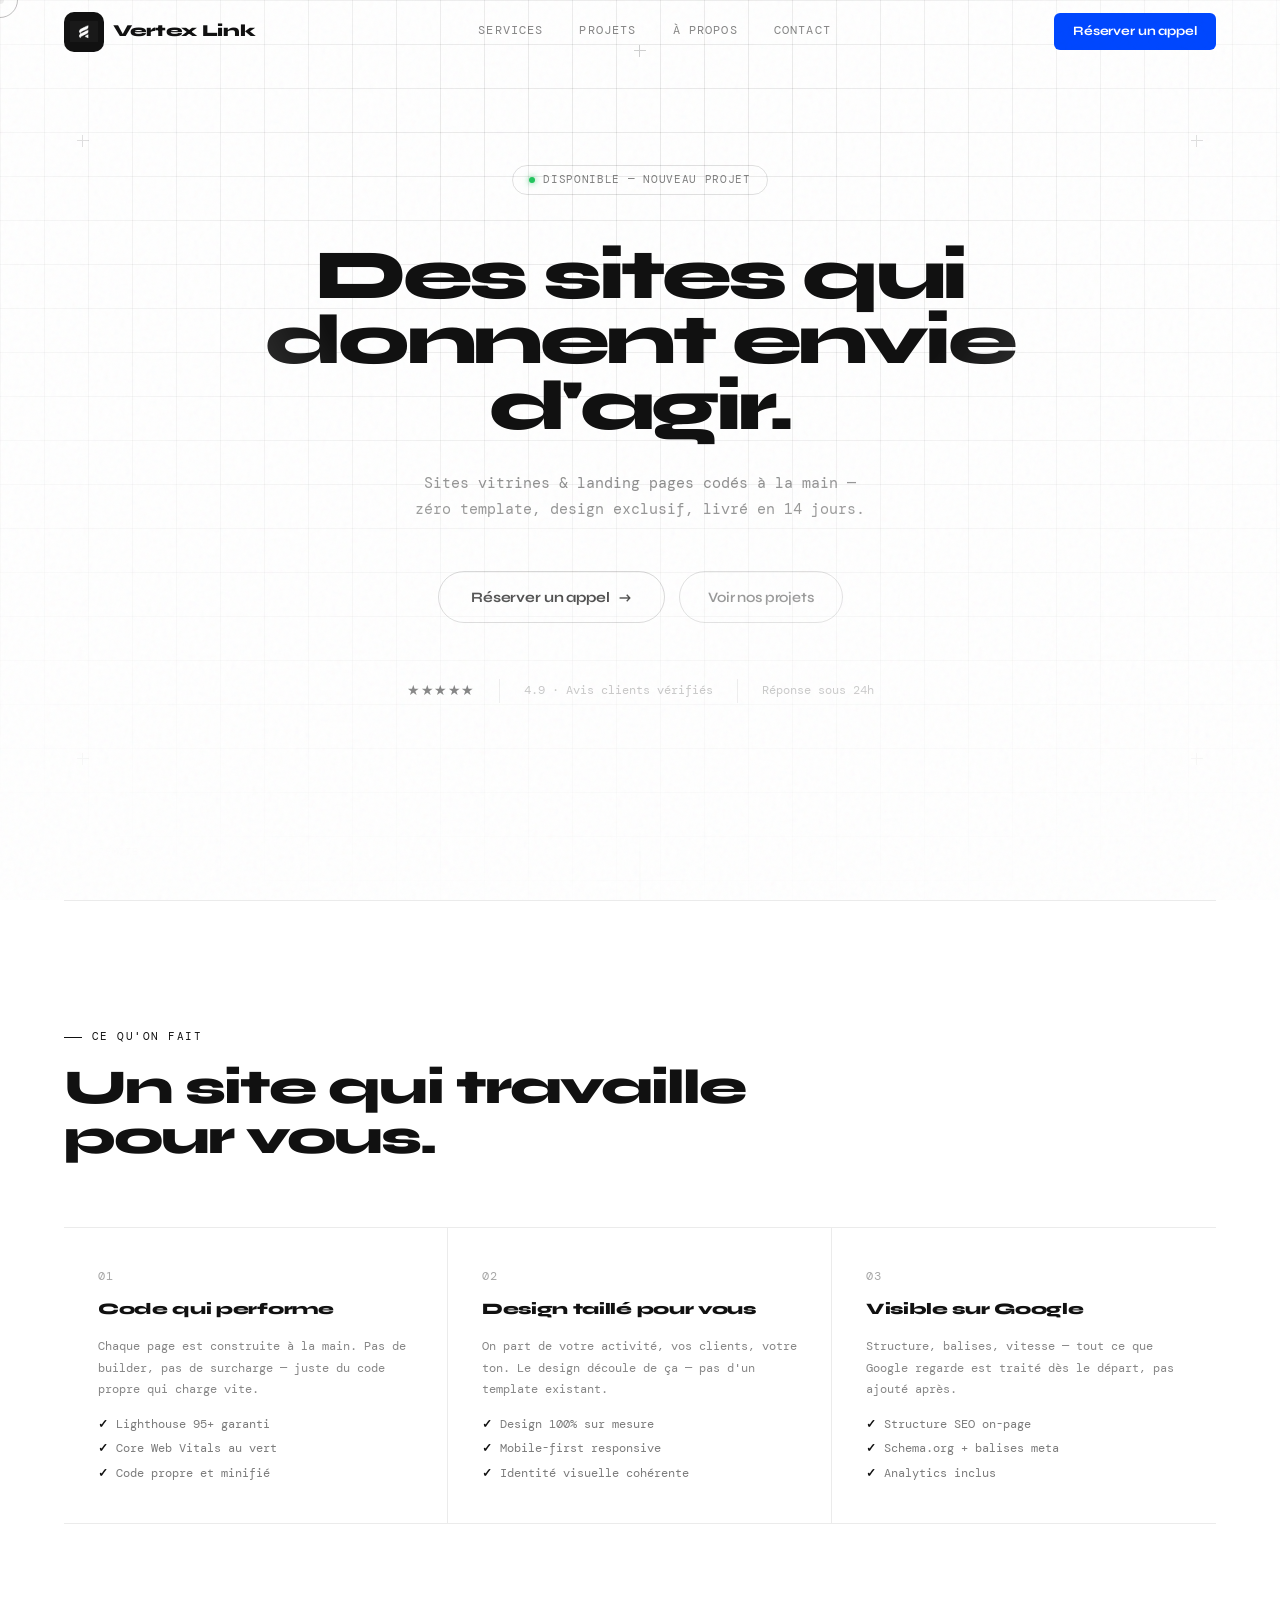
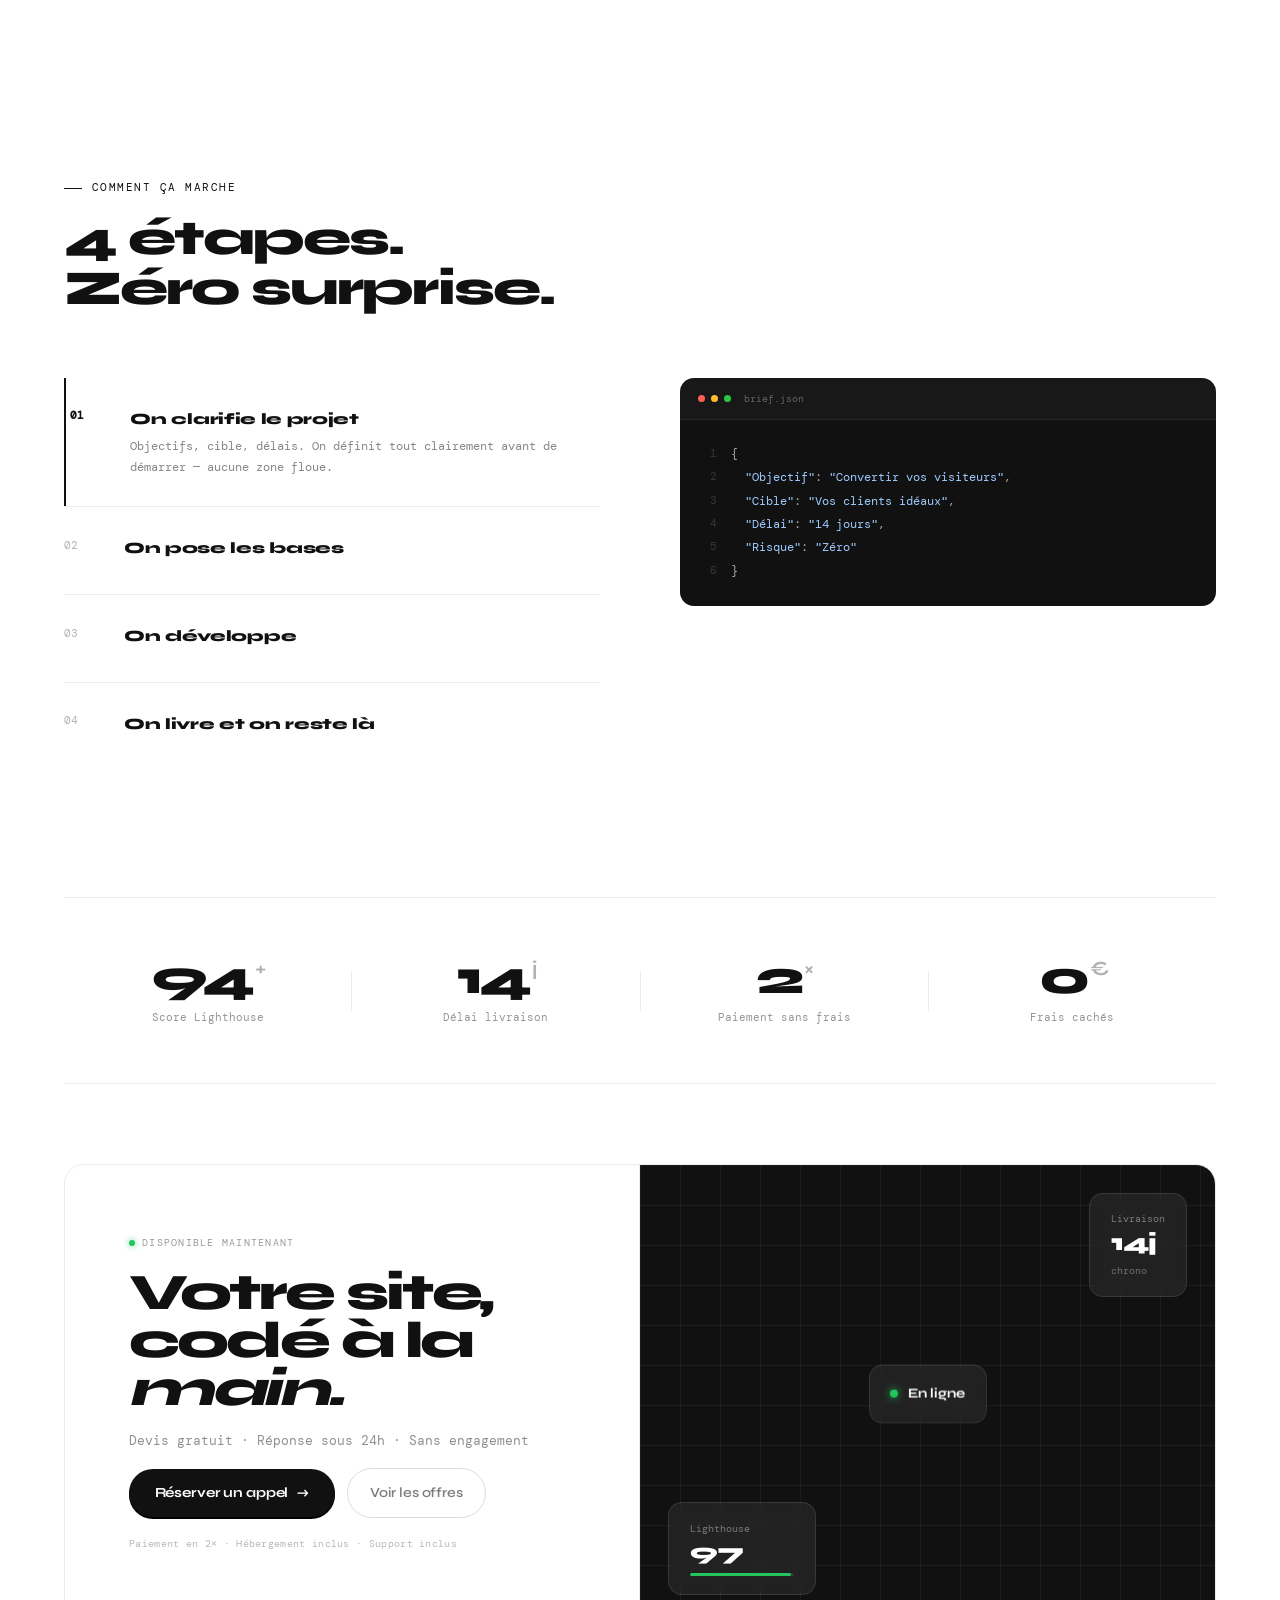
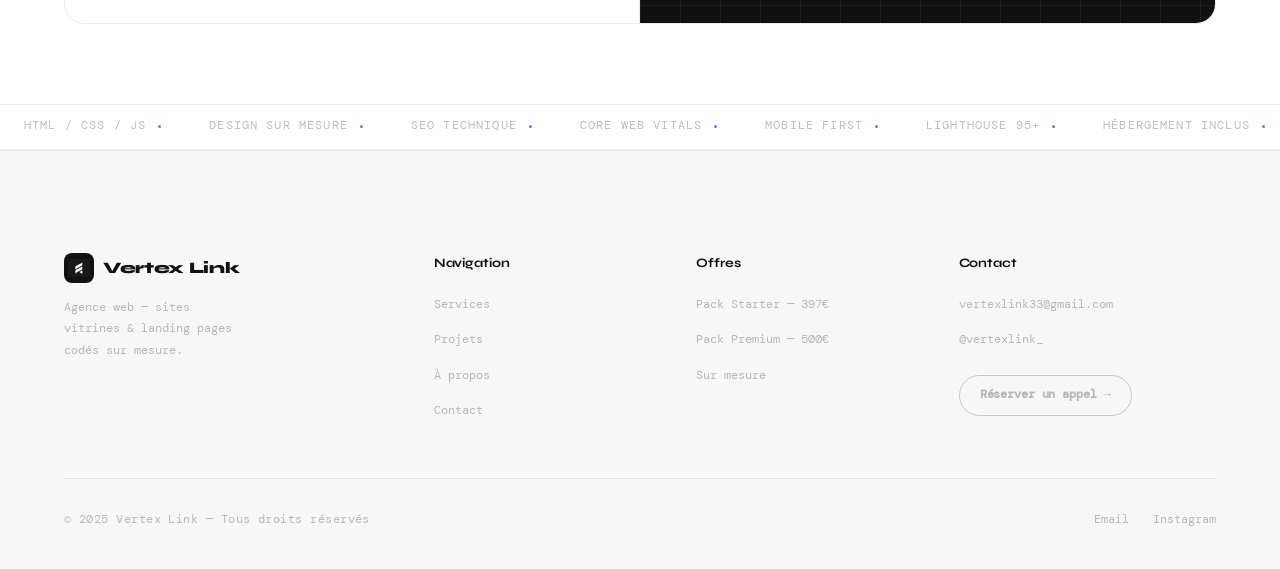
<file: index.html>
<!DOCTYPE html>
<html lang="fr">
<head>
<meta charset="UTF-8">
<meta name="viewport" content="width=device-width,initial-scale=1.0">
<meta name="description" content="Vertex Link — Sites vitrines et landing pages sur mesure. Code premium, Lighthouse 95+.">
<title>Vertex Link — Agence Web</title>
<link rel="stylesheet" href="style.css">
<style>
/* ─── RESET COULEURS POUR THÈME BLANC PULSOR ─── */
:root {
  --bg:      #FFFFFF;
  --bg-2:    #F8F8F8;
  --bg-3:    #EFEFEF;
  --border:  rgba(0,0,0,.08);
  --border-m:rgba(0,0,0,.14);
  --white:   #111111;
  --muted:   rgba(0,0,0,.48);
  --faint:   rgba(0,0,0,.26);
  --acc:     #111111;
  --acc-lt:  #444;
  --acc-dim: rgba(0,0,0,.06);
  --acc-glow:rgba(0,0,0,.08);
}

/* ─── HERO ─── */
.hero {
  min-height: 100vh;
  display: flex; flex-direction: column;
  align-items: center; justify-content: center;
  text-align: center;
  padding: var(--nav-h) var(--pad) 6rem;
  position: relative;
  background-color: #fff;
  background-image:
    linear-gradient(rgba(0,0,0,.045) 1px, transparent 1px),
    linear-gradient(90deg, rgba(0,0,0,.045) 1px, transparent 1px);
  background-size: 44px 44px;
  /* Fade la grille vers le bas */
  -webkit-mask-image: radial-gradient(ellipse 85% 75% at 50% 30%, black 30%, transparent 100%);
  mask-image: radial-gradient(ellipse 85% 75% at 50% 30%, black 30%, transparent 100%);
}
/* Grille sans masque — overlay séparé pour pas affecter le contenu */
.hero::before {
  content: '';
  position: absolute; inset: 0;
  background-image:
    linear-gradient(rgba(0,0,0,.04) 1px, transparent 1px),
    linear-gradient(90deg, rgba(0,0,0,.04) 1px, transparent 1px);
  background-size: 44px 44px;
  mask-image: radial-gradient(ellipse 90% 80% at 50% 0%, black 20%, transparent 80%);
  -webkit-mask-image: radial-gradient(ellipse 90% 80% at 50% 0%, black 20%, transparent 80%);
  pointer-events: none; z-index: 0;
}
.hero > * { position: relative; z-index: 1; }
.hero-line {
  position: absolute; bottom: 0; left: 50%; transform: translateX(-50%);
  width: 1px; height: 80px;
  background: linear-gradient(transparent, rgba(0,0,0,.15));
}

.hero__badge {
  display: inline-flex; align-items: center; gap: .5rem;
  font-family: var(--f-m); font-size: .7rem; letter-spacing: .06em;
  text-transform: uppercase;
  color: rgba(0,0,0,.5);
  border: 1px solid rgba(0,0,0,.12);
  padding: .3rem 1rem; border-radius: 100px;
  margin-bottom: 3rem;
  opacity: 0; animation: up .5s ease .1s forwards;
}
.badge-dot {
  width: 6px; height: 6px; border-radius: 50%;
  background: #22c55e;
  box-shadow: 0 0 6px rgba(34,197,94,.8);
  animation: pulse 2s ease-in-out infinite;
}
@keyframes pulse { 0%,100%{opacity:1}50%{opacity:.3} }

.hero__h1 {
  font-family: var(--f-d); font-weight: 800;
  font-size: clamp(2.4rem, 5.5vw, 5rem);
  letter-spacing: -.05em; line-height: .93;
  color: #111111;
  margin-bottom: 2rem;
  opacity: 0; animation: up .9s cubic-bezier(.16,1,.3,1) .2s forwards;
}
.hero__h1 em { font-style: normal; color: #111; }

.hero__sub {
  font-family: var(--f-m); font-size: .95rem;
  color: rgba(0,0,0,.45); line-height: 1.7;
  max-width: 52ch; margin: 0 auto 3rem;
  opacity: 0; animation: up .6s ease .45s forwards;
}

.hero__ctas {
  display: flex; align-items: center; justify-content: center;
  gap: .875rem; flex-wrap: wrap;
  opacity: 0; animation: up .5s ease .6s forwards;
}

/* Bouton principal — noir pill avec shimmer */
.btn-main {
  display: inline-flex; align-items: center; gap: .6rem;
  font-family: var(--f-d); font-weight: 700; font-size: .9rem;
  letter-spacing: -.01em;
  background: transparent; color: #111;
  border: 1.5px solid rgba(0,0,0,.2);
  padding: .85rem 2rem; border-radius: 100px;
  text-decoration: none;
  position: relative; overflow: hidden;
  transition: transform .3s cubic-bezier(.16,1,.3,1), border-color .2s, background .2s, box-shadow .3s;
}
.btn-main::after {
  content: ''; position: absolute; inset: 0;
  background: linear-gradient(105deg, transparent 40%, rgba(0,0,0,.04) 50%, transparent 60%);
  transform: translateX(-100%);
  transition: transform .6s ease;
}
.btn-main:hover { border-color: #111; background: rgba(0,0,0,.04); transform: translateY(-2px); box-shadow: 0 4px 16px rgba(0,0,0,.08); }
.btn-main:hover::after { transform: translateX(100%); }
.btn-main:active { transform: translateY(0); }
.btn-main .arr { transition: transform .3s cubic-bezier(.16,1,.3,1); }
.btn-main:hover .arr { transform: translateX(4px); }

/* Bouton secondaire — contour */
.btn-sec {
  display: inline-flex; align-items: center; gap: .5rem;
  font-family: var(--f-d); font-weight: 600; font-size: .9rem;
  letter-spacing: -.01em;
  color: rgba(0,0,0,.55);
  border: 1.5px solid rgba(0,0,0,.16);
  padding: .85rem 1.75rem; border-radius: 100px;
  text-decoration: none;
  transition: color .2s, border-color .2s, background .2s, transform .25s;
}
.btn-sec:hover { color: #111; border-color: #111; background: rgba(0,0,0,.03); transform: translateY(-1px); }

/* Social proof */
.hero__proof {
  margin-top: 3.5rem;
  display: flex; align-items: center; justify-content: center;
  gap: 1.5rem; flex-wrap: wrap;
  opacity: 0; animation: up .5s ease .8s forwards;
}
.proof-stars { color: #111; font-size: .85rem; letter-spacing: .04em; }
.proof-sep { width: 1px; height: 24px; background: rgba(0,0,0,.12); }
.proof-txt { font-family: var(--f-m); font-size: .72rem; color: rgba(0,0,0,.4); }

@keyframes up { from{opacity:0;transform:translateY(14px)} to{opacity:1;transform:none} }



/* ─── FEATURES 3 blocs ─── */
.feats {
  display: grid; grid-template-columns: repeat(3,1fr);
  border-top: 1px solid rgba(0,0,0,.08);
  border-bottom: 1px solid rgba(0,0,0,.08);
  margin-top: 4rem;
}
.feat {
  background: #fff; padding: 2.5rem 2rem;
  border-right: 1px solid rgba(0,0,0,.08);
  display: flex; flex-direction: column; gap: .875rem;
  opacity: 0; transform: translateY(16px);
  transition: background .2s, transform .3s cubic-bezier(.16,1,.3,1);
}
.feat:last-child { border-right: none; }
.feat:hover { background: #fafafa; transform: translateY(-2px); }
.feat.in { animation: up .6s cubic-bezier(.16,1,.3,1) forwards; }
.feat:nth-child(2).in { animation-delay: .1s; }
.feat:nth-child(3).in { animation-delay: .2s; }
.feat:hover { background: #fafafa; }
.feat-ico {
  font-family: var(--f-m); font-size: .72rem; letter-spacing: .06em;
  color: rgba(0,0,0,.35); margin-bottom: -.25rem;
}
.feat-t { font-family: var(--f-d); font-weight: 800; font-size: 1rem; letter-spacing: -.02em; color: #111; }
.feat-d { font-family: var(--f-m); font-size: .77rem; color: rgba(0,0,0,.48); line-height: 1.75; }
.feat-list { list-style:none; padding:0; margin:0; display:flex; flex-direction:column; gap:.35rem; }
.feat-list li { font-family:var(--f-m); font-size:.74rem; color:rgba(0,0,0,.52); display:flex; gap:.5rem; }
.feat-list li::before { content:'✓'; font-weight:700; color:#111; flex-shrink:0; }

/* ─── PROCESS ─── */
.process-wrap {
  display: grid; grid-template-columns: 1fr 1fr;
  gap: 5rem; align-items: start;
  margin-top: 4rem;
}
.step-item {
  display: grid; grid-template-columns: 2.5rem 1fr;
  gap: 0 1.25rem; padding: 1.75rem 0;
  border-bottom: 1px solid rgba(0,0,0,.07);
  cursor: pointer; position: relative;
  transition: padding-left .2s;
}
.step-item:last-child { border-bottom: none; }
.step-item::before {
  content:''; position:absolute; left:0; top:0; bottom:0;
  width:2px; background:transparent; transition: background .25s;
}
.step-item.on::before { background: #111; }
.step-item:hover { padding-left: .4rem; }
.step-item.on { padding-left: .4rem; }
.step-n { font-family:var(--f-m); font-size:.7rem; color:rgba(0,0,0,.3); padding-top:.1rem; }
.step-item.on .step-n { color:#111; font-weight:700; }
.step-t { font-family:var(--f-d); font-weight:800; font-size:.98rem; letter-spacing:-.02em; color:#111; margin-bottom:.35rem; }
.step-d { font-family:var(--f-m); font-size:.77rem; color:rgba(0,0,0,.48); line-height:1.7; max-height:0; overflow:hidden; transition:max-height .4s ease, opacity .3s; opacity:0; }
.step-item.on .step-d { max-height:100px; opacity:1; }

/* Bloc code */
.code-win {
  position: sticky; top: calc(var(--nav-h) + 1.5rem);
  background: #111; border-radius: 14px; overflow: hidden;
  font-family: var(--f-m);
}
.cw-bar { display:flex; align-items:center; gap:.4rem; padding:.8rem 1.1rem; border-bottom:1px solid rgba(255,255,255,.06); background:rgba(255,255,255,.03); }
.cw-d { width:7px; height:7px; border-radius:50%; }
.cwd-r{background:#ff5f57}.cwd-y{background:#febc2e}.cwd-g{background:#28c840}
.cw-file { margin-left:.4rem; font-size:.63rem; color:rgba(255,255,255,.32); }
.cw-body { padding:1.4rem; }
.cw-row { display:flex; gap:.9rem; line-height:2; }
.cw-ln { font-size:.66rem; color:rgba(255,255,255,.16); user-select:none; min-width:.9rem; text-align:right; }
.cw-code { font-size:.73rem; white-space:pre; }
.ck{color:#79b8ff}.cs{color:#9ecbff}.cf{color:#b392f0}.cc{color:rgba(255,255,255,.28);font-style:italic}.cn{color:#ffab70}.cp{color:rgba(255,255,255,.65)}





@media(max-width:900px){
  .feats{grid-template-columns:1fr}
  .process-wrap{grid-template-columns:1fr}
  .code-win{display:none}
  .stats-grid{grid-template-columns:1fr 1fr}
}


/* ── CURSOR CUSTOM ── */
#vl-cursor { width:8px; height:8px; background:#111; border-radius:50%; position:fixed; pointer-events:none; z-index:9999; transform:translate(-50%,-50%); transition:transform .1s; mix-blend-mode:difference; }
#vl-ring   { width:36px; height:36px; border:1.5px solid rgba(0,0,0,.25); border-radius:50%; position:fixed; pointer-events:none; z-index:9998; transform:translate(-50%,-50%); transition:width .3s,height .3s,border-color .3s; }
body:has(a:hover) #vl-ring, body:has(button:hover) #vl-ring { width:52px; height:52px; border-color:rgba(0,0,0,.5); }

/* ── HERO MARQUEURS + ── */
.hmark {
  position:absolute; width:12px; height:12px; pointer-events:none; opacity:.2;
}
.hmark::before,.hmark::after { content:''; position:absolute; background:#111; }
.hmark::before { width:1px; height:100%; left:5px; top:0; }
.hmark::after  { height:1px; width:100%; top:5px; left:0; }
.hm-tl { top:15%; left:6%; } .hm-tr { top:15%; right:6%; }
.hm-bl { bottom:15%; left:6%; } .hm-br { bottom:15%; right:6%; }
.hm-tc { top:5%; left:50%; transform:translateX(-50%); }

/* ── TEXTE QUI COMPTE ── */
.count-wrap { position:relative; display:inline-block; overflow:hidden; }

/* ── LIGNE DE SÉPARATION ANIMÉE ── */
.sep-line {
  height:1px; background:rgba(0,0,0,.08);
  transform-origin:left; transform:scaleX(0);
  transition:transform .8s cubic-bezier(.16,1,.3,1);
}
.sep-line.in { transform:scaleX(1); }

/* ── SECTION REVEAL GAUCHE→DROITE ── */
[data-r] { opacity:0; transform:translateY(10px); transition:opacity .6s ease, transform .6s cubic-bezier(.16,1,.3,1); }
[data-r].in { opacity:1; transform:none; }
[data-r][data-d="1"] { transition-delay:.1s; }
[data-r][data-d="2"] { transition-delay:.2s; }

/* ── HOVER STEP ITEMS ── */
.step-item { position:relative; }
.step-item .step-bg {
  position:absolute; inset:0; background:rgba(0,0,0,.025);
  border-radius:8px; opacity:0;
  transition:opacity .2s;
  pointer-events:none;
}
.step-item:hover .step-bg { opacity:1; }

/* ── CHIFFRES STATS — compteur ── */
.stat-v { transition:transform .3s cubic-bezier(.16,1,.3,1); }
.stat:hover .stat-v { transform:translateY(-2px); }

/* ── BADGE HERO PULSE ── */
.hero__badge {
  animation: up .5s ease .1s forwards, badgePulse 3s ease 1.5s infinite;
}
@keyframes badgePulse {
  0%,100% { box-shadow:0 0 0 0 rgba(0,0,0,.06); }
  50%      { box-shadow:0 0 0 6px rgba(0,0,0,0); }
}

/* ── FEAT CARDS — ligne gauche au hover ── */
.feat { border-left: 2px solid transparent; transition:border-color .25s, background .2s, transform .3s cubic-bezier(.16,1,.3,1); }
.feat:hover { border-left-color: #111; }

/* ── CTA BLOC — ligne décorative top ── */
.cta-bloc::before {
  content:''; position:absolute; top:0; left:10%; right:10%; height:1px;
  background:linear-gradient(90deg, transparent, rgba(0,0,0,.15), transparent);
}

/* ── PROCESS CODE WIN — fade in ── */
.code-win { opacity:0; transform:translateY(12px); transition:opacity .6s ease .3s, transform .6s cubic-bezier(.16,1,.3,1) .3s; }
.code-win.in { opacity:1; transform:none; }

/* ── MARQUEE PAUSE AU HOVER ── */
.marquee-track { animation:marquee 30s linear infinite; }
.marquee:hover .marquee-track { animation-play-state:paused; }

/* ── NAV LINKS SOULIGNEMENT ANIMÉ ── */
.nav__link { position:relative; }
.nav__link::after {
  content:''; position:absolute; bottom:-2px; left:0; right:0;
  height:1px; background:#111;
  transform:scaleX(0); transform-origin:right;
  transition:transform .25s cubic-bezier(.16,1,.3,1);
}
.nav__link:hover::after { transform:scaleX(1); transform-origin:left; }
</style>




<style id="finale-css">
/* ════════════════════════════════
   FINALE — KPIs + CTA
════════════════════════════════ */
.finale { padding: 0 var(--pad); }
.finale__inner { max-width: var(--max); margin: 0 auto; padding-bottom: 5rem; }

/* ── KPIs ── */
.kpis {
  display: flex; align-items: center;
  border-top: 1px solid rgba(0,0,0,.08);
  border-bottom: 1px solid rgba(0,0,0,.08);
  padding: 3.5rem 0; margin-bottom: 5rem;
}
.kpi {
  flex: 1; text-align: center;
  opacity: 0; transform: translateY(12px);
  transition: transform .35s cubic-bezier(.16,1,.3,1);
}
.kpi.on { opacity: 1; transform: none; }
.kpi:nth-child(1) { transition-delay: .00s; }
.kpi:nth-child(3) { transition-delay: .10s; }
.kpi:nth-child(5) { transition-delay: .20s; }
.kpi:nth-child(7) { transition-delay: .30s; }
.kpi:hover { transform: translateY(-4px); }
.kpi__sep { width:1px; height:2.5rem; background:rgba(0,0,0,.08); flex-shrink:0; }
.kpi__num {
  font-family: var(--f-d); font-weight: 800;
  font-size: clamp(2rem, 4vw, 3rem);
  letter-spacing: -.05em; line-height: 1;
  color: #111; margin-bottom: .4rem;
  display: flex; align-items: flex-start; justify-content: center; gap: .05em;
}
.kpi__num sup {
  font-size: .42em; color: rgba(0,0,0,.3);
  margin-top: .25em; font-weight: 700;
}
.kpi__lbl { font-family: var(--f-m); font-size: .7rem; color: rgba(0,0,0,.42); }

/* ── CTA BAND ── */
.cta-band {
  display: grid; grid-template-columns: 1fr 1fr;
  border: 1px solid rgba(0,0,0,.08);
  border-radius: 20px; overflow: hidden;
  min-height: 460px;
}

/* Gauche */
.cta-band__left {
  padding: clamp(2.5rem,5vw,4rem);
  display: flex; flex-direction: column;
  justify-content: center; gap: 1.1rem;
  border-right: 1px solid rgba(0,0,0,.08);
}
.ctab-avail {
  display: inline-flex; align-items: center; gap: .45rem;
  font-family: var(--f-m); font-size: .65rem;
  letter-spacing: .12em; text-transform: uppercase;
  color: rgba(0,0,0,.4);
}
.ctab-dot {
  width: 6px; height: 6px; border-radius: 50%;
  background: #22c55e; box-shadow: 0 0 6px rgba(34,197,94,.8);
  animation: pulse 2s ease-in-out infinite; flex-shrink: 0;
}
.ctab-h {
  font-family: var(--f-d); font-weight: 800;
  font-size: clamp(2.2rem, 4vw, 3.5rem);
  letter-spacing: -.055em; line-height: .93; color: #111;
}
.ctab-line {
  display: block; overflow: hidden;
  clip-path: inset(0 0 100% 0);
  transition: clip-path .7s cubic-bezier(.16,1,.3,1);
}
.ctab-line:nth-child(2) { transition-delay: .1s; }
.ctab-line:nth-child(3) { transition-delay: .2s; }
.cta-band.on .ctab-line { clip-path: inset(0 0 0% 0); }
.ctab-accent { font-style: italic; }
.ctab-p { font-family: var(--f-m); font-size: .8rem; color: rgba(0,0,0,.44); line-height: 1.65; }
.ctab-btns { display: flex; gap: .75rem; flex-wrap: wrap; align-items: center; }
.ctab-note { font-family: var(--f-m); font-size: .64rem; color: rgba(0,0,0,.28); letter-spacing: .03em; }

/* Bouton principal */
.ctab-btn-main {
  display: inline-flex; align-items: center; gap: .55rem;
  font-family: var(--f-d); font-weight: 700; font-size: .87rem;
  letter-spacing: -.01em; color: #fff; background: #111;
  padding: .8rem 1.6rem; border-radius: 100px;
  text-decoration: none; overflow: hidden; position: relative;
  transition: transform .3s cubic-bezier(.16,1,.3,1), box-shadow .3s;
  box-shadow: 0 2px 0 #000;
}
.ctab-btn-main::after {
  content:''; position:absolute; inset:0;
  background:linear-gradient(110deg,transparent 30%,rgba(255,255,255,.12) 50%,transparent 70%);
  transform:translateX(-100%); transition:transform .55s ease;
}
.ctab-btn-main:hover { transform:translateY(-2px); box-shadow:0 8px 24px rgba(0,0,0,.25); }
.ctab-btn-main:hover::after { transform:translateX(100%); }
.ctab-arrow { transition: transform .3s cubic-bezier(.16,1,.3,1); }
.ctab-btn-main:hover .ctab-arrow { transform: translateX(5px); }

.ctab-btn-ghost {
  display:inline-flex; align-items:center;
  font-family:var(--f-d); font-weight:600; font-size:.87rem;
  letter-spacing:-.01em; color:rgba(0,0,0,.5);
  border:1.5px solid rgba(0,0,0,.14); padding:.8rem 1.4rem;
  border-radius:100px; text-decoration:none;
  transition:color .2s,border-color .2s,transform .25s;
}
.ctab-btn-ghost:hover { color:#111; border-color:#111; transform:translateY(-1px); }

/* Droite — visuel noir */
.cta-band__right { background: #111; position: relative; overflow: hidden; }
.ctab-visual { position: absolute; inset: 0; }
.ctab-grid {
  position: absolute; inset: 0;
  background-image:
    linear-gradient(rgba(255,255,255,.05) 1px, transparent 1px),
    linear-gradient(90deg, rgba(255,255,255,.05) 1px, transparent 1px);
  background-size: 40px 40px;
}

/* Cartes flottantes sur fond noir */
.ctab-card {
  position: absolute;
  background: rgba(255,255,255,.07);
  border: 1px solid rgba(255,255,255,.1);
  border-radius: 14px;
  padding: 1.1rem 1.3rem;
  backdrop-filter: blur(8px);
}
.ctab-card--score { bottom: 1.75rem; left: 1.75rem; min-width: 148px; animation: floatA 5s ease-in-out infinite; }
.ctab-card--time  { top: 1.75rem; right: 1.75rem; animation: floatB 5s ease-in-out .6s infinite; }
.ctab-card--live  {
  top: 50%; left: 50%; transform: translate(-50%,-50%);
  display: flex; align-items: center; gap: .6rem; white-space: nowrap;
  animation: floatC 5s ease-in-out 1.1s infinite;
}
@keyframes floatA { 0%,100%{transform:translateY(0)}   50%{transform:translateY(-10px)} }
@keyframes floatB { 0%,100%{transform:translateY(0)}   50%{transform:translateY(-8px)}  }
@keyframes floatC { 0%,100%{transform:translate(-50%,-50%)} 50%{transform:translate(-50%,calc(-50% - 8px))} }

.ctabc-label { display:block; font-family:var(--f-m); font-size:.6rem; color:rgba(255,255,255,.4); margin-bottom:.3rem; }
.ctabc-big   { display:block; font-family:var(--f-d); font-weight:800; font-size:1.5rem; letter-spacing:-.04em; color:#fff; line-height:1; margin-bottom:.5rem; }
.ctabc-sub   { display:block; font-family:var(--f-m); font-size:.6rem; color:rgba(255,255,255,.35); margin-top:.2rem; }
.ctabc-bar   { height:3px; background:rgba(255,255,255,.1); border-radius:2px; overflow:hidden; }
.ctabc-fill  { height:100%; width:0; background:#22c55e; border-radius:2px; transition:width 1.4s cubic-bezier(.16,1,.3,1) .5s; }
.ctab-visual.on .ctabc-fill { width: 97%; }

.ctabc-live-dot {
  width:8px; height:8px; border-radius:50%; flex-shrink:0;
  background:#22c55e; box-shadow:0 0 8px rgba(34,197,94,.9);
  animation: pulse 1.5s ease-in-out infinite;
}
.ctabc-live-txt { font-family:var(--f-d); font-weight:700; font-size:.85rem; color:#fff; }

@media(max-width:900px){
  .kpis { flex-wrap:wrap; gap:2rem; border:none; padding:2rem 0; }
  .kpi  { flex:0 0 calc(50% - 1rem); text-align:left; }
  .kpi__sep { display:none; }
  .cta-band { grid-template-columns:1fr; }
  .cta-band__left { border-right:none; border-bottom:1px solid rgba(0,0,0,.08); }
  .cta-band__right { min-height:240px; }
}
</style>

<style id="premium-anim">
/* ══════════════════════════════════
   ANIMATIONS PREMIUM
══════════════════════════════════ */

/* Hero words — animation d'entrée */
.hero__h1 .word {
  display: inline-block;
  opacity: 0;
  transform: translateY(22px);
  transition: opacity .6s ease, transform .8s cubic-bezier(.16,1,.3,1);
  transition-delay: var(--d, 0s);
}
/* On retire l'animation CSS conflictuelle sur h1 */
.hero__h1 { opacity: 1 !important; animation: none !important; }

/* Eyebrow + H2 sections — slide up */
.eyebrow {
  opacity: 0; transform: translateY(10px);
  transition: opacity .5s ease, transform .6s cubic-bezier(.16,1,.3,1);
}
.eyebrow.in { opacity: 1; transform: none; }
.h2 {
  opacity: 0; transform: translateY(12px);
  transition: opacity .6s ease .08s, transform .7s cubic-bezier(.16,1,.3,1) .08s;
}
.h2.in { opacity: 1; transform: none; }

/* Feat cards — stagger propre */
.feat {
  opacity: 0; transform: translateY(18px);
  /* On retire la transition conflictuelle */
  transition: opacity .55s ease, transform .65s cubic-bezier(.16,1,.3,1),
              background .2s, border-color .25s;
}
.feat:nth-child(1) { transition-delay: 0s; }
.feat:nth-child(2) { transition-delay: .1s; }
.feat:nth-child(3) { transition-delay: .2s; }
.feat.in { opacity: 1; transform: none; }
/* hover après que in soit déclenché */
.feat.in:hover { transform: translateY(-3px) !important; }

/* KPIs — transition smooth sans animation CSS */
.kpi {
  transition: opacity .6s cubic-bezier(.16,1,.3,1), transform .6s cubic-bezier(.16,1,.3,1);
}
.kpi:nth-child(1) { transition-delay: .00s; }
.kpi:nth-child(3) { transition-delay: .12s; }
.kpi:nth-child(5) { transition-delay: .24s; }
.kpi:nth-child(7) { transition-delay: .36s; }
.kpi.on:hover { transform: translateY(-5px) !important; transition-delay: 0s !important; }

/* CTA band — title lines */
.ctab-line {
  display: block;
  clip-path: inset(0 0 100% 0);
  transition: clip-path .75s cubic-bezier(.16,1,.3,1);
}
.ctab-line:nth-child(1) { transition-delay: .00s; }
.ctab-line:nth-child(2) { transition-delay: .12s; }
.ctab-line:nth-child(3) { transition-delay: .24s; }
.cta-band.on .ctab-line { clip-path: inset(0 0 0% 0); }

/* Code window — apparition avec blur */
.code-win {
  opacity: 0;
  filter: blur(4px);
  transform: translateY(16px);
  transition: opacity .7s ease .25s, filter .7s ease .25s, transform .7s cubic-bezier(.16,1,.3,1) .25s;
}
.code-win.in { opacity: 1; filter: blur(0); transform: none; }

/* Sep line */
.sep-line {
  transform-origin: left; transform: scaleX(0);
  transition: transform .9s cubic-bezier(.16,1,.3,1);
}
.sep-line.in { transform: scaleX(1); }

/* Hero parallax léger */
@media(hover:hover){
  .hero__h1, .hero__sub, .hero__ctas, .hero__proof {
    will-change: transform;
  }
}

/* Hover sur step-item — fond qui glisse */
.step-item {
  transition: padding-left .25s cubic-bezier(.16,1,.3,1);
}
.step-item::after {
  content: '';
  position: absolute; left: 0; top: 0; bottom: 0;
  width: 0; background: rgba(0,0,0,.025);
  transition: width .3s cubic-bezier(.16,1,.3,1);
  border-radius: 0 6px 6px 0;
}
.step-item:hover::after { width: 100%; }

/* Marquee hover */
.marquee-track { animation: marquee 28s linear infinite; }
.marquee:hover .marquee-track { animation-play-state: paused; }

/* Nav underline */
.nav__link { position: relative; }
.nav__link::after {
  content: ''; position: absolute; bottom: -2px; left: 0; right: 0;
  height: 1px; background: #111;
  transform: scaleX(0); transform-origin: right;
  transition: transform .28s cubic-bezier(.16,1,.3,1);
}
.nav__link:hover::after { transform: scaleX(1); transform-origin: left; }

/* Barres lighthouse animée à l'entrée */
.ctabc-fill {
  height: 100%; width: 0; background: #22c55e;
  border-radius: 2px;
  transition: width 1.6s cubic-bezier(.16,1,.3,1) .6s;
}
.ctab-visual.on .ctabc-fill { width: 97%; }

/* Cartes flottantes — entrée + float */
.ctab-card {
  opacity: 0;
  transition: opacity .5s ease;
}
.ctab-visual.on .ctab-card { opacity: 1; }
.ctab-visual.on .ctab-card--score { transition-delay: .2s; }
.ctab-visual.on .ctab-card--time  { transition-delay: .4s; }
.ctab-visual.on .ctab-card--live  { transition-delay: .6s; }

</style>

</head>
<body>
<div id="vl-cursor"></div><div id="vl-ring"></div><div id="vl-prog"></div>

<!-- NAV -->
<header class="nav">
  <div class="nav__inner">
    <a href="index.html" class="nav__logo">
      <img src="logo.png" alt="VL" style="width:40px;height:40px;object-fit:contain;background:#111111;border-radius:10px;padding:6px;">
      <span style="font-family:var(--f-d);font-weight:800;font-size:1.05rem;letter-spacing:-.02em;color:#111">Vertex Link</span>
    </a>
    <nav class="nav__links">
      <a href="services.html" class="nav__link">Services</a>
      <a href="portfolio.html" class="nav__link">Projets</a>
      <a href="a-propos.html" class="nav__link">À propos</a>
      <a href="contact.html" class="nav__link">Contact</a>
    </nav>
    <a href="contact.html" class="nav__cta">Réserver un appel</a>
    <button class="nav__burger"><span></span><span></span><span></span></button>
  </div>
</header>
<nav class="mobile-nav">
  <a href="services.html">Services</a><a href="portfolio.html">Projets</a>
  <a href="a-propos.html">À propos</a><a href="contact.html">Contact</a>
  <a href="contact.html" class="m-cta">Réserver un appel →</a>
</nav>

<main>

<!-- HERO -->
<section class="hero">
  <div class="hmark hm-tl"></div>
  <div class="hmark hm-tr"></div>
  <div class="hmark hm-bl"></div>
  <div class="hmark hm-br"></div>
  <div class="hmark hm-tc"></div>
  <div class="hero__badge"><span class="badge-dot"></span>Disponible — Nouveau projet</div>

  <h1 class="hero__h1" id="hero-title">
    <span class="word" style="--d:0s">Des sites qui</span><br>
    <span class="word" style="--d:.08s">donnent envie</span><br>
    <span class="word" style="--d:.16s">d'<em>agir.</em></span>
  </h1>

  <p class="hero__sub">Sites vitrines &amp; landing pages codés à la main — zéro template, design exclusif, livré en 14 jours.</p>

  <div class="hero__ctas">
    <a href="contact.html" class="btn-main">Réserver un appel <span class="arr">→</span></a>
    <a href="portfolio.html" class="btn-sec">Voir nos projets</a>
  </div>

  <div class="hero__proof">
    <span class="proof-stars">★★★★★</span>
    <span class="proof-sep"></span>
    <span class="proof-txt">4.9 · Avis clients vérifiés</span>
    <span class="proof-sep"></span>
    <span class="proof-txt">Réponse sous 24h</span>
  </div>

  
  <span style="position:absolute;bottom:2.5rem;left:var(--pad);font-family:var(--f-m);font-size:.62rem;letter-spacing:.08em;color:rgba(0,0,0,.25);text-transform:uppercase;z-index:1">FR — Remote</span>
  <span style="position:absolute;bottom:2.5rem;right:var(--pad);font-family:var(--f-m);font-size:.62rem;letter-spacing:.08em;color:rgba(0,0,0,.25);text-transform:uppercase;z-index:1">© 2025</span>

  <div class="hero-line"></div>
</section>

<div style="padding:0 var(--pad)"><div class="sep-line" style="max-width:var(--max);margin:0 auto"></div></div>
<!-- FEATURES -->
<section class="section">
  <div class="section__inner">
    <p class="eyebrow" data-r>Ce qu'on fait</p>
    <h2 class="h2" data-r data-d="1">Un site qui travaille<br>pour vous.</h2>
    <div class="feats">
      <div class="feat">
        <div class="feat-ico">01</div>
        <div class="feat-t">Code qui performe</div>
        <p class="feat-d">Chaque page est construite à la main. Pas de builder, pas de surcharge — juste du code propre qui charge vite.</p>
        <ul class="feat-list"><li>Lighthouse 95+ garanti</li><li>Core Web Vitals au vert</li><li>Code propre et minifié</li></ul>
      </div>
      <div class="feat">
        <div class="feat-ico">02</div>
        <div class="feat-t">Design taillé pour vous</div>
        <p class="feat-d">On part de votre activité, vos clients, votre ton. Le design découle de ça — pas d'un template existant.</p>
        <ul class="feat-list"><li>Design 100% sur mesure</li><li>Mobile-first responsive</li><li>Identité visuelle cohérente</li></ul>
      </div>
      <div class="feat">
        <div class="feat-ico">03</div>
        <div class="feat-t">Visible sur Google</div>
        <p class="feat-d">Structure, balises, vitesse — tout ce que Google regarde est traité dès le départ, pas ajouté après.</p>
        <ul class="feat-list"><li>Structure SEO on-page</li><li>Schema.org + balises meta</li><li>Analytics inclus</li></ul>
      </div>
    </div>
  </div>
</section>

<!-- PROCESS -->
<section class="section">
  <div class="section__inner">
    <p class="eyebrow" data-r>Comment ça marche</p>
    <h2 class="h2" data-r data-d="1">4 étapes.<br>Zéro surprise.</h2>
    <div class="process-wrap">
      <div id="steps">
        <div class="step-item on" data-i="0"><div class="step-bg"></div>
          <span class="step-n">01</span>
          <div><div class="step-t">On clarifie le projet</div><p class="step-d">Objectifs, cible, délais. On définit tout clairement avant de démarrer — aucune zone floue.</p></div>
        </div>
        <div class="step-item" data-i="1"><div class="step-bg"></div>
          <span class="step-n">02</span>
          <div><div class="step-t">On pose les bases</div><p class="step-d">Maquette et structure validées par vous avant qu'une seule ligne de code soit écrite.</p></div>
        </div>
        <div class="step-item" data-i="2"><div class="step-bg"></div>
          <span class="step-n">03</span>
          <div><div class="step-t">On développe</div><p class="step-d">HTML/CSS/JS codé à la main. Propre, rapide, responsive. Zéro builder, zéro template.</p></div>
        </div>
        <div class="step-item" data-i="3"><div class="step-bg"></div>
          <span class="step-n">04</span>
          <div><div class="step-t">On livre et on reste là</div><p class="step-d">Mise en ligne, DNS, hébergement inclus. Support post-livraison pour que tout reste au vert.</p></div>
        </div>
      </div>
      <div class="code-win">
        <div class="cw-bar">
          <span class="cw-d cwd-r"></span><span class="cw-d cwd-y"></span><span class="cw-d cwd-g"></span>
          <span class="cw-file" id="cw-file">brief.json</span>
        </div>
        <div class="cw-body" id="cw-body"></div>
      </div>
    </div>
  </div>
</section>

<!-- STATS + CTA -->
<section class="finale">
  <div class="finale__inner">

    <!-- KPIs : 4 chiffres sur une ligne, propres -->
    <div class="kpis">
      <div class="kpi" id="kpi1">
        <div class="kpi__num"><span class="kn" data-to="97">97</span><sup>+</sup></div>
        <div class="kpi__lbl">Score Lighthouse</div>
      </div>
      <div class="kpi__sep"></div>
      <div class="kpi" id="kpi2">
        <div class="kpi__num"><span class="kn" data-to="14">14</span><sup>j</sup></div>
        <div class="kpi__lbl">Délai livraison</div>
      </div>
      <div class="kpi__sep"></div>
      <div class="kpi" id="kpi3">
        <div class="kpi__num">2<sup>×</sup></div>
        <div class="kpi__lbl">Paiement sans frais</div>
      </div>
      <div class="kpi__sep"></div>
      <div class="kpi" id="kpi4">
        <div class="kpi__num">0<sup>€</sup></div>
        <div class="kpi__lbl">Frais cachés</div>
      </div>
    </div>

    <!-- Bandeau CTA final : texte à gauche, visuel noir à droite -->
    <div class="cta-band">
      <div class="cta-band__left">
        <div class="ctab-avail"><span class="ctab-dot"></span>Disponible maintenant</div>
        <h2 class="ctab-h">
          <span class="ctab-line">Votre site,</span>
          <span class="ctab-line">codé à la</span>
          <span class="ctab-line ctab-accent">main.</span>
        </h2>
        <p class="ctab-p">Devis gratuit · Réponse sous 24h · Sans engagement</p>
        <div class="ctab-btns">
          <a href="contact.html" class="ctab-btn-main">
            Réserver un appel
            <span class="ctab-arrow">→</span>
          </a>
          <a href="services.html" class="ctab-btn-ghost">Voir les offres</a>
        </div>
        <p class="ctab-note">Paiement en 2× · Hébergement inclus · Support inclus</p>
      </div>

      <div class="cta-band__right">
        <div class="ctab-visual">
          <div class="ctab-grid"></div>
          <!-- Cartes flottantes -->
          <div class="ctab-card ctab-card--score">
            <span class="ctabc-label">Lighthouse</span>
            <span class="ctabc-big">97</span>
            <div class="ctabc-bar"><div class="ctabc-fill"></div></div>
          </div>
          <div class="ctab-card ctab-card--time">
            <span class="ctabc-label">Livraison</span>
            <span class="ctabc-big">14j</span>
            <span class="ctabc-sub">chrono</span>
          </div>
          <div class="ctab-card ctab-card--live">
            <span class="ctabc-live-dot"></span>
            <span class="ctabc-live-txt">En ligne</span>
          </div>
        </div>
      </div>
    </div>

  </div>
</section>

<!-- MARQUEE -->
<div class="marquee" aria-hidden="true">
  <div class="marquee-track">
    <span class="marquee-item">HTML / CSS / JS<span class="marquee-dot"></span></span>
    <span class="marquee-item">Design sur mesure<span class="marquee-dot"></span></span>
    <span class="marquee-item">SEO Technique<span class="marquee-dot"></span></span>
    <span class="marquee-item">Core Web Vitals<span class="marquee-dot"></span></span>
    <span class="marquee-item">Mobile First<span class="marquee-dot"></span></span>
    <span class="marquee-item">Lighthouse 95+<span class="marquee-dot"></span></span>
    <span class="marquee-item">Hébergement inclus<span class="marquee-dot"></span></span>
    <span class="marquee-item">Pixel Meta<span class="marquee-dot"></span></span>
    <span class="marquee-item">Google Analytics<span class="marquee-dot"></span></span>
    <span class="marquee-item">HTML / CSS / JS<span class="marquee-dot"></span></span>
    <span class="marquee-item">Design sur mesure<span class="marquee-dot"></span></span>
    <span class="marquee-item">SEO Technique<span class="marquee-dot"></span></span>
    <span class="marquee-item">Core Web Vitals<span class="marquee-dot"></span></span>
    <span class="marquee-item">Mobile First<span class="marquee-dot"></span></span>
    <span class="marquee-item">Lighthouse 95+<span class="marquee-dot"></span></span>
    <span class="marquee-item">Hébergement inclus<span class="marquee-dot"></span></span>
    <span class="marquee-item">Pixel Meta<span class="marquee-dot"></span></span>
    <span class="marquee-item">Google Analytics<span class="marquee-dot"></span></span>
  </div>
</div>

</main>

<footer class="footer">
  <div class="footer__inner">
    <div class="footer__top">
      <div>
        <div class="footer__logo">
          <img src="logo.png" alt="VL" style="width:30px;height:30px;object-fit:contain;background:#111;border-radius:8px;padding:4px;">
          Vertex Link
        </div>
        <p class="footer__desc">Agence web — sites vitrines &amp; landing pages codés sur mesure.</p>
      </div>
      <div class="footer__col"><h3 class="footer__col-title">Navigation</h3><ul><li><a href="services.html">Services</a></li><li><a href="portfolio.html">Projets</a></li><li><a href="a-propos.html">À propos</a></li><li><a href="contact.html">Contact</a></li></ul></div>
      <div class="footer__col"><h3 class="footer__col-title">Offres</h3><ul><li><a href="services.html">Pack Starter — 397€</a></li><li><a href="services.html">Pack Premium — 500€</a></li><li><a href="services.html">Sur mesure</a></li></ul></div>
      <div class="footer__col"><h3 class="footer__col-title">Contact</h3>
        <ul><li><a href="mailto:vertexlink33@gmail.com">vertexlink33@gmail.com</a></li><li><a href="https://instagram.com/vertexlink_" target="_blank">@vertexlink_</a></li></ul>
        <div style="margin-top:1.5rem"><a href="contact.html" class="btn-main" style="font-size:.78rem;padding:.6rem 1.25rem">Réserver un appel →</a></div>
      </div>
    </div>
    <div class="footer__bottom">
      <p class="footer__copy">© 2025 Vertex Link — Tous droits réservés</p>
      <div class="footer__social"><a href="mailto:vertexlink33@gmail.com">Email</a><a href="https://instagram.com/vertexlink_" target="_blank">Instagram</a></div>
    </div>
  </div>
</footer>

<script src="shared.js"></script>
<script>
/* ═══════════════════════════════════════
   VERTEX LINK — JS PRINCIPAL
   Réécrit proprement, zéro doublon
═══════════════════════════════════════ */

// ── 1. CURSOR CUSTOM ──
(function(){
  const cur = document.getElementById('vl-cursor');
  const ring = document.getElementById('vl-ring');
  if(!cur || !ring || window.matchMedia('(hover:none)').matches) return;
  let mx=0,my=0,rx=0,ry=0;
  document.addEventListener('mousemove',e=>{ mx=e.clientX; my=e.clientY; cur.style.left=mx+'px'; cur.style.top=my+'px'; });
  const lerp=(a,b,t)=>a+(b-a)*t;
  (function loop(){ rx=lerp(rx,mx,.12); ry=lerp(ry,my,.12); ring.style.left=rx+'px'; ring.style.top=ry+'px'; requestAnimationFrame(loop); })();
})();


// ── HERO PARALLAX au mousemove ──
(function(){
  const hero = document.querySelector('.hero');
  if(!hero || window.matchMedia('(hover:none)').matches) return;
  const layers = [
    {el: hero.querySelector('.hero__h1'),    speed: .018},
    {el: hero.querySelector('.hero__sub'),   speed: .010},
    {el: hero.querySelector('.hero__ctas'),  speed: .006},
    {el: hero.querySelector('.hero__proof'), speed: .004},
  ].filter(l=>l.el);
  let tx=0,ty=0,cx=0,cy=0;
  const W=window.innerWidth/2, H=window.innerHeight/2;
  hero.addEventListener('mousemove',e=>{
    tx = (e.clientX-W)/W;
    ty = (e.clientY-H)/H;
  });
  hero.addEventListener('mouseleave',()=>{ tx=0; ty=0; });
  (function loop(){
    cx+=(tx-cx)*.07; cy+=(ty-cy)*.07;
    layers.forEach(l=>{
      l.el.style.transform=`translate(${cx*l.speed*40}px,${cy*l.speed*40}px)`;
    });
    requestAnimationFrame(loop);
  })();
})();

// ── 2. CODE WINDOW (process) ──
const snips=[
  {f:'brief.json',l:[
    {n:'1',c:'<span class="cp">{</span>'},
    {n:'2',c:'  <span class="cs">"Objectif"</span><span class="cp">:</span> <span class="cs">"Convertir vos visiteurs"</span><span class="cp">,</span>'},
    {n:'3',c:'  <span class="cs">"Cible"</span><span class="cp">:</span> <span class="cs">"Vos clients idéaux"</span><span class="cp">,</span>'},
    {n:'4',c:'  <span class="cs">"Délai"</span><span class="cp">:</span> <span class="cs">"14 jours"</span><span class="cp">,</span>'},
    {n:'5',c:'  <span class="cs">"Risque"</span><span class="cp">:</span> <span class="cs">"Zéro"</span>'},
    {n:'6',c:'<span class="cp">}</span>'},
  ]},
  {f:'design.css',l:[
    {n:'1',c:'<span class="cc">/* Votre identité */</span>'},
    {n:'2',c:'<span class="cp">:root {</span>'},
    {n:'3',c:'  <span class="ck">--couleur</span><span class="cp">:</span> <span class="cs">votre marque</span><span class="cp">;</span>'},
    {n:'4',c:'  <span class="ck">--mobile</span><span class="cp">:</span> <span class="cs">"100% OK"</span><span class="cp">;</span>'},
    {n:'5',c:'  <span class="ck">--lighthouse</span><span class="cp">:</span> <span class="cn">97</span><span class="cp">;</span>'},
    {n:'6',c:'<span class="cp">}</span>'},
  ]},
  {f:'build.js',l:[
    {n:'1',c:'<span class="ck">function</span> <span class="cf">build</span><span class="cp">() {</span>'},
    {n:'2',c:'  <span class="cf">codeManuel</span><span class="cp">();</span> <span class="cc">// zéro template</span>'},
    {n:'3',c:'  <span class="cf">optimiserSEO</span><span class="cp">();</span>'},
    {n:'4',c:'  <span class="cf">lighthouse</span><span class="cp">();</span>'},
    {n:'5',c:'  <span class="ck">return</span> <span class="cs">"97/100"</span><span class="cp">;</span>'},
    {n:'6',c:'<span class="cp">}</span>'},
  ]},
  {f:'terminal',l:[
    {n:'›',c:'<span class="cp">Déploiement...</span>'},
    {n:'›',c:'<span class="ck">✔</span> <span class="cp">DNS configuré</span>'},
    {n:'›',c:'<span class="ck">✔</span> <span class="cp">Hébergement actif</span>'},
    {n:'›',c:'<span class="ck">✔</span> <span class="cp">Lighthouse </span><span class="cn">97</span><span class="cp">/100</span>'},
    {n:'›',c:'<span class="cc">──────────────────</span>'},
    {n:'›',c:'<span class="ck">✔ SITE EN LIGNE</span>'},
  ]},
];
function showCode(i){
  const s=snips[i];
  const fw=document.getElementById('cw-file');
  const bw=document.getElementById('cw-body');
  if(!fw||!bw) return;
  fw.textContent=s.f;
  bw.innerHTML=s.l.map(r=>`<div class="cw-row"><span class="cw-ln">${r.n}</span><span class="cw-code">${r.c}</span></div>`).join('');
}
showCode(0);
const stepEls=document.querySelectorAll('.step-item');
stepEls.forEach(el=>{
  el.addEventListener('click',()=>{
    stepEls.forEach(s=>s.classList.remove('on'));
    el.classList.add('on');
    showCode(+el.dataset.i);
  });
});
// Auto-highlight step visible au scroll
stepEls.forEach(s=>new IntersectionObserver(entries=>{
  entries.forEach(e=>{
    if(e.isIntersecting){ stepEls.forEach(x=>x.classList.remove('on')); e.target.classList.add('on'); showCode(+e.target.dataset.i); }
  });
},{threshold:.65}).observe(s));

// ── 3. SCROLL REVEAL GÉNÉRAL [data-r] ──
const revealIO = new IntersectionObserver(entries=>{
  entries.forEach(e=>{ if(e.isIntersecting) e.target.classList.add('in'); });
},{threshold:.12});
document.querySelectorAll('[data-r], .sep-line, .code-win').forEach(el=>revealIO.observe(el));

// ── 4. FEAT CARDS ──
const featIO = new IntersectionObserver(entries=>{
  entries.forEach(e=>{ if(e.isIntersecting) e.target.classList.add('in'); });
},{threshold:.15});
document.querySelectorAll('.feat').forEach(el=>featIO.observe(el));

// ── 5. KPI COMPTEURS (finale) ──
function countUp(el, to, dur=1300){
  let t0; const ease=p=>1-Math.pow(1-p,3);
  (function tick(ts){
    if(!t0) t0=ts;
    const p=Math.min((ts-t0)/dur,1);
    el.textContent=Math.round(ease(p)*to);
    if(p<1) requestAnimationFrame(tick);
  })(performance.now());
}
const kpiIO = new IntersectionObserver(entries=>{
  entries.forEach(e=>{
    if(!e.isIntersecting) return;
    const kpi=e.target;
    kpi.classList.add('on');
    const kn=kpi.querySelector('.kn');
    if(kn && kn.dataset.to) countUp(kn,+kn.dataset.to);
    kpiIO.unobserve(kpi);
  });
},{threshold:.3});
document.querySelectorAll('.kpi').forEach(el=>kpiIO.observe(el));

// ── 6. CTA BAND REVEAL ──
const ctaIO = new IntersectionObserver(entries=>{
  entries.forEach(e=>{
    if(!e.isIntersecting) return;
    e.target.classList.add('on');
    const vis=e.target.querySelector('.ctab-visual');
    if(vis) vis.classList.add('on');
    ctaIO.unobserve(e.target);
  });
},{threshold:.2});
const band=document.querySelector('.cta-band');
if(band) ctaIO.observe(band);

// ── 7. HERO TITLE — words reveal ──
// Les .word sont gérés par CSS (opacity:0 → transition au load)
// On force les transitions après un tick pour que CSS s'applique bien
requestAnimationFrame(()=>{
  document.querySelectorAll('.hero__h1 .word').forEach((w,i)=>{
    setTimeout(()=>{
      w.style.opacity='1';
      w.style.transform='none';
    }, 180 + i*110);
  });
});

// ── 8. STAGGER REVEAL POUR SECTIONS (eyebrow + h2) ──
const sectionTitlesIO = new IntersectionObserver(entries=>{
  entries.forEach(e=>{
    if(!e.isIntersecting) return;
    e.target.classList.add('in');
    sectionTitlesIO.unobserve(e.target);
  });
},{threshold:.2});
document.querySelectorAll('.eyebrow,.h2').forEach(el=>sectionTitlesIO.observe(el));

// ── 9. FEAT HOVER — ligne animée ──
document.querySelectorAll('.feat').forEach(el=>{
  el.addEventListener('mouseenter',()=>el.style.borderLeftColor='#111');
  el.addEventListener('mouseleave',()=>el.style.borderLeftColor='transparent');
});

</script>
</body>
</html>
</file>
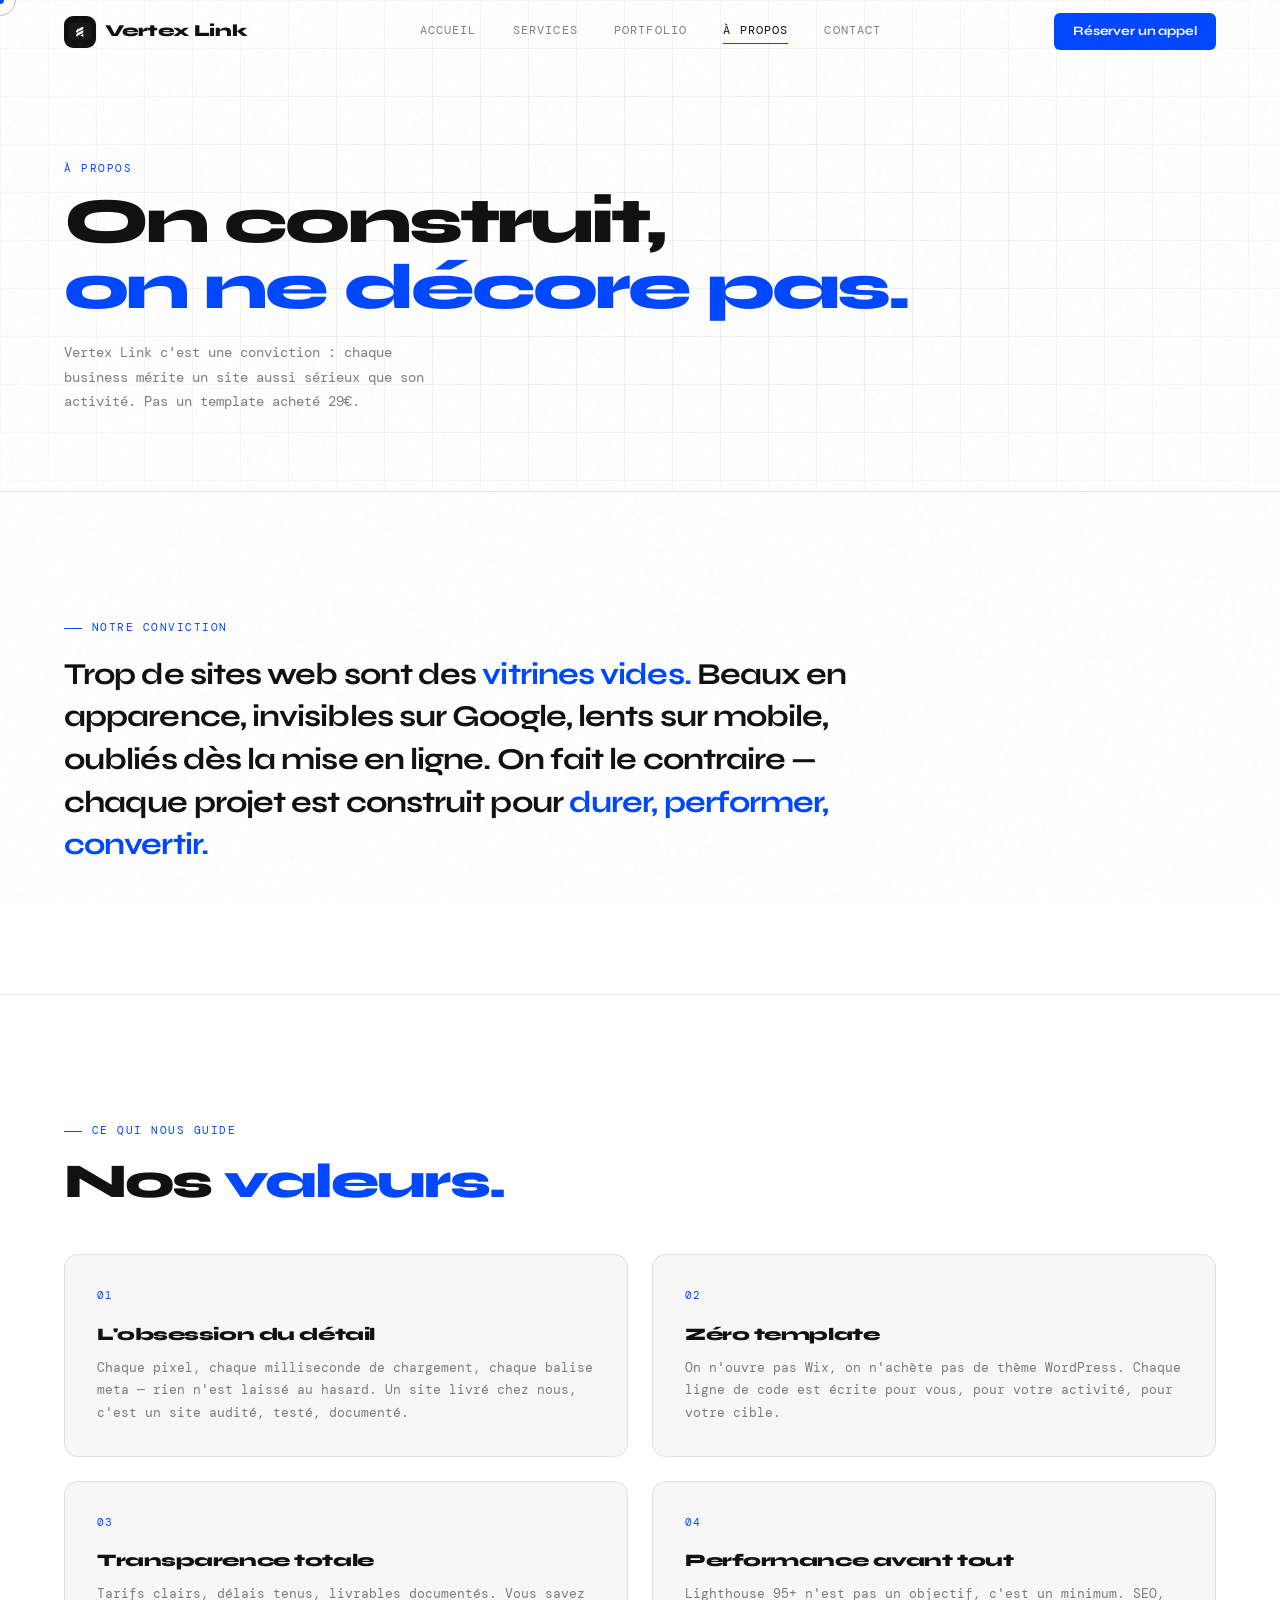
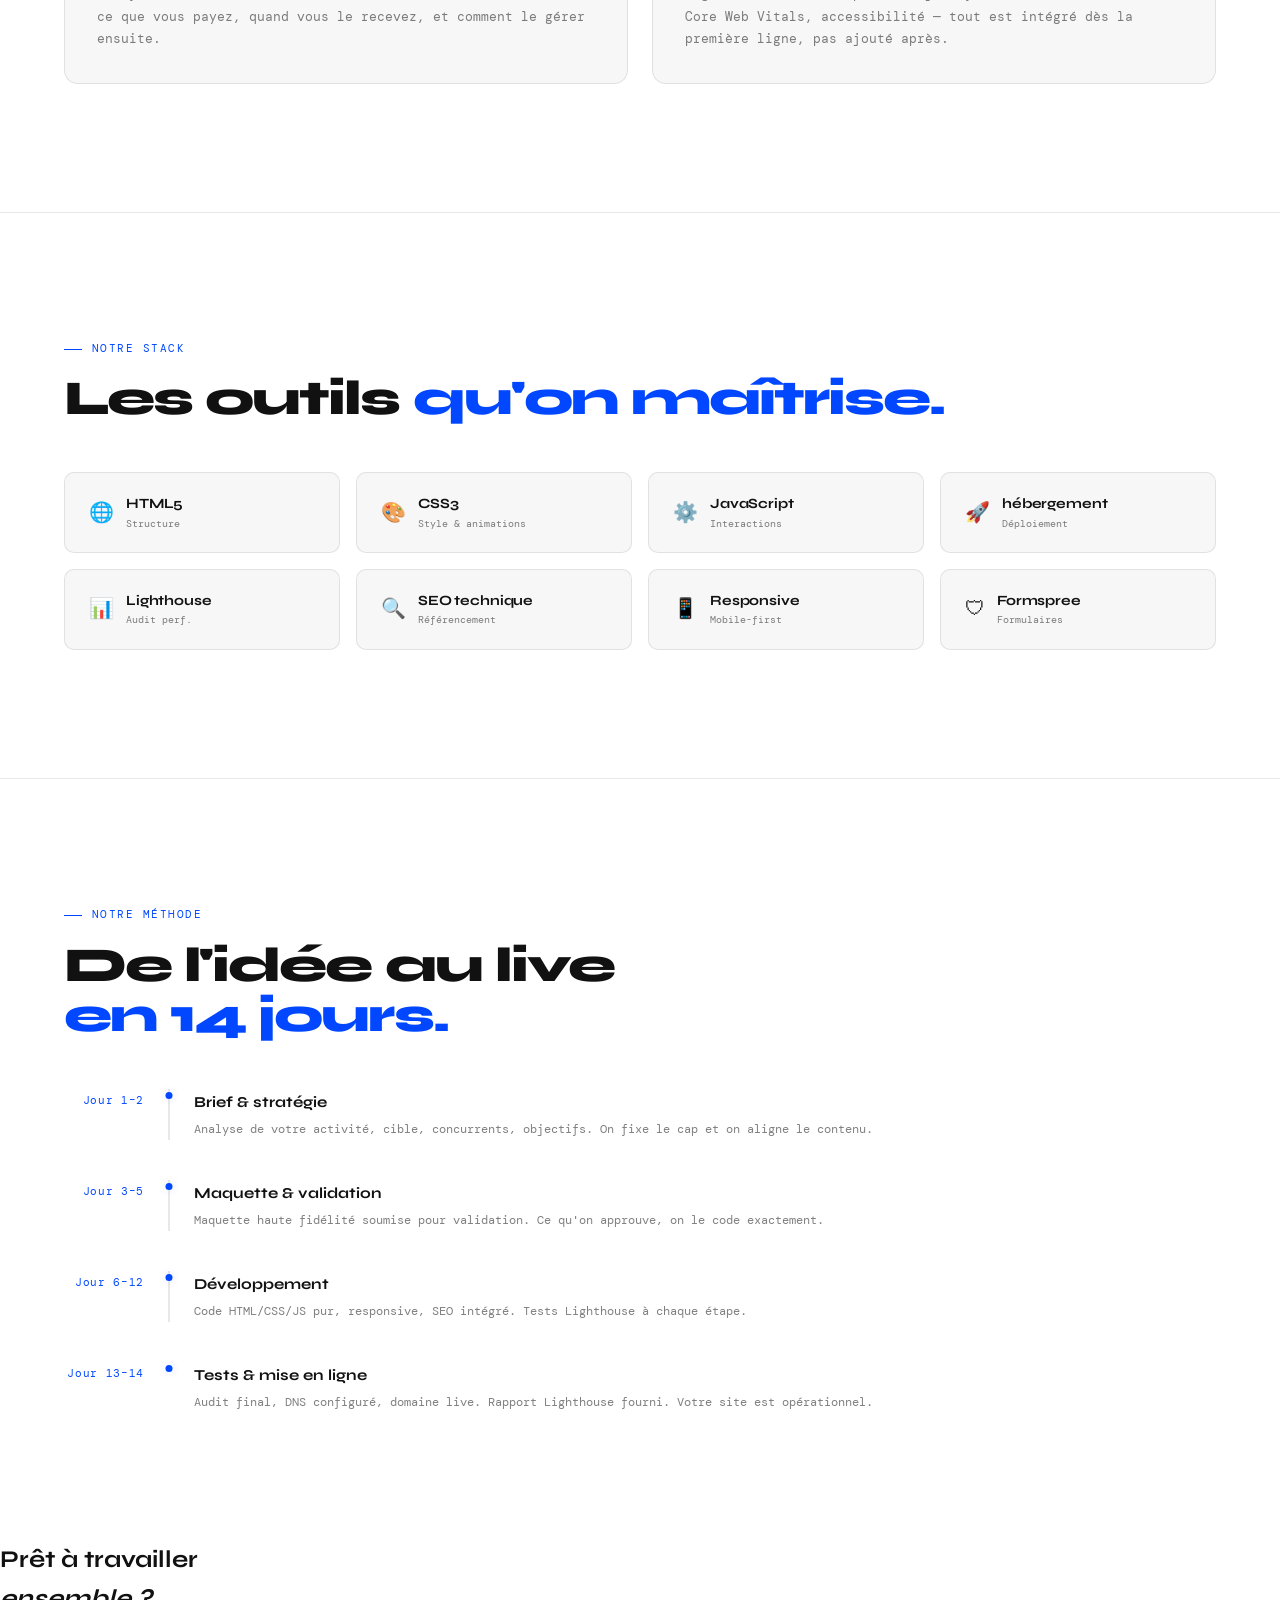
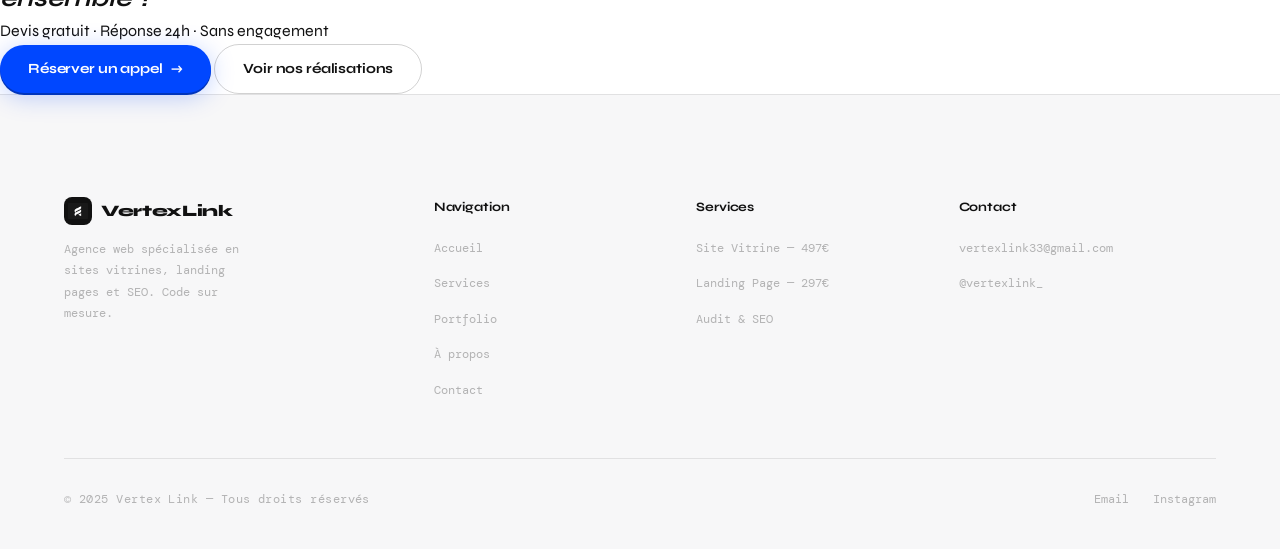
<file: a-propos.html>
<!DOCTYPE html>
<html lang="fr">
<head>
<meta charset="UTF-8">
<meta name="viewport" content="width=device-width,initial-scale=1.0">
<meta name="description" content="À propos de Vertex Link — Agence web, notre histoire, nos valeurs, notre stack technique.">
<title>À propos — Vertex Link</title>
<link rel="stylesheet" href="style.css">
<style>
.page-hero{
  padding:calc(var(--nav-h) + clamp(3rem,8vw,6rem)) var(--pad) clamp(3rem,6vw,5rem);
  border-bottom:1px solid var(--border);position:relative;overflow:hidden;
}
.page-hero::before{content:'';position:absolute;inset:0;background-image:linear-gradient(rgba(0,0,0,.055) 1px,transparent 1px),linear-gradient(90deg,rgba(0,0,0,.055) 1px,transparent 1px);background-size:48px 48px;}
.page-hero::after{content:'';position:absolute;inset:0;background:radial-gradient(ellipse 70% 80% at 50% 50%,transparent 40%,rgba(255,255,255,.9) 100%);}
.page-hero__inner{max-width:var(--max);margin:0 auto;position:relative;z-index:1;}
.page-hero__num{font-family:var(--f-m);font-size:.68rem;letter-spacing:.14em;text-transform:uppercase;color:var(--acc);margin-bottom:.75rem;display:block;}
.page-hero__h1{font-family:var(--f-d);font-weight:800;font-size:clamp(2.4rem,5vw,4.5rem);letter-spacing:-.045em;line-height:1.02;color:var(--white);margin-bottom:1.25rem;}
.page-hero__h1 em{font-style:normal;color:var(--acc);}
.page-hero__p{font-family:var(--f-m);font-size:.86rem;color:var(--muted);line-height:1.8;max-width:46ch;}

/* ── MANIFESTO ── */
.manifesto{
  font-family:var(--f-d);font-weight:700;
  font-size:clamp(1.25rem,2.5vw,1.9rem);
  letter-spacing:-.03em;line-height:1.4;
  color:var(--white);max-width:800px;
}
.manifesto em{font-style:normal;color:var(--acc);}

/* ── VALUES GRID ── */
.values-grid{
  display:grid;grid-template-columns:repeat(2,1fr);gap:1.5rem;
  margin-top:3rem;
}
.value-item{
  background:var(--bg-2);border:1px solid var(--border);
  border-radius:14px;padding:2rem;
  transition:border-color .25s,transform .25s var(--ease);
}
.value-item:hover{border-color:var(--acc);transform:translateY(-2px);}
.value-num{
  font-family:var(--f-m);font-size:.68rem;letter-spacing:.1em;
  color:var(--acc);margin-bottom:1rem;display:block;
}
.value-title{
  font-family:var(--f-d);font-weight:800;font-size:1.1rem;
  letter-spacing:-.025em;color:var(--white);margin-bottom:.5rem;
}
.value-desc{font-family:var(--f-m);font-size:.8rem;color:var(--muted);line-height:1.75;}

/* ── STACK ── */
.stack-grid{
  display:grid;grid-template-columns:repeat(4,1fr);gap:1rem;
  margin-top:3rem;
}
.stack-item{
  background:var(--bg-2);border:1px solid var(--border);
  border-radius:10px;padding:1.25rem 1.5rem;
  display:flex;align-items:center;gap:.75rem;
  transition:border-color .2s,background .2s;
}
.stack-item:hover{border-color:var(--acc);background:var(--bg-3);}
.stack-icon{font-size:1.25rem;flex-shrink:0;}
.stack-name{font-family:var(--f-d);font-weight:700;font-size:.88rem;letter-spacing:-.01em;color:var(--white);}
.stack-type{font-family:var(--f-m);font-size:.64rem;color:var(--muted);}

/* ── TIMELINE ── */
.timeline{margin-top:3rem;display:flex;flex-direction:column;gap:0;}
.tl-item{
  display:grid;grid-template-columns:80px 2px 1fr;
  align-items:start;gap:0 1.5rem;
  padding-bottom:2.5rem;position:relative;
}
.tl-item:last-child{padding-bottom:0;}
.tl-item:last-child .tl-line{background:transparent;}
.tl-step{
  font-family:var(--f-m);font-size:.68rem;letter-spacing:.06em;
  color:var(--acc);padding-top:.2rem;text-align:right;
}
.tl-line{
  background:var(--border);width:100%;height:100%;
  position:relative;
}
.tl-line::before{
  content:'';position:absolute;top:.2rem;left:50%;transform:translateX(-50%);
  width:7px;height:7px;border-radius:50%;
  background:var(--acc);box-shadow:0 0 8px var(--acc-glow);
}
.tl-content{padding-top:.05rem;}
.tl-title{font-family:var(--f-d);font-weight:700;font-size:.95rem;color:var(--white);margin-bottom:.3rem;}
.tl-desc{font-family:var(--f-m);font-size:.78rem;color:var(--muted);line-height:1.7;}

@media(max-width:768px){
  .values-grid{grid-template-columns:1fr;}
  .stack-grid{grid-template-columns:1fr 1fr;}
  .tl-item{grid-template-columns:56px 2px 1fr;}
}
@media(max-width:480px){
  .stack-grid{grid-template-columns:1fr;}
}
</style>
</head>
<body>
<div id="vl-cursor"></div><div id="vl-ring"></div><div id="vl-prog"></div>

<header class="nav">
  <div class="nav__inner">
    <a href="index.html" class="nav__logo">
      <img src="logo.png" alt="VL" style="width:32px;height:32px;object-fit:contain;background:#111111;border-radius:9px;padding:5px;">
      <span style="font-family:var(--f-d);font-weight:800;font-size:1.05rem;letter-spacing:-.02em;color:#111111">Vertex Link</span>
    </a>
    <nav class="nav__links">
      <a href="index.html" class="nav__link">Accueil</a>
      <a href="services.html" class="nav__link">Services</a>
      <a href="portfolio.html" class="nav__link">Portfolio</a>
      <a href="a-propos.html" class="nav__link active">À propos</a>
      <a href="contact.html" class="nav__link">Contact</a>
    </nav>
    <a href="contact.html" class="nav__cta">Réserver un appel</a>
    <button class="nav__burger"><span></span><span></span><span></span></button>
  </div>
</header>
<nav class="mobile-nav">
  <a href="index.html">Accueil</a><a href="services.html">Services</a>
  <a href="portfolio.html">Portfolio</a><a href="a-propos.html" class="active">À propos</a>
  <a href="contact.html">Contact</a>
  <a href="contact.html" class="m-cta">Réserver un appel →</a>
</nav>

<main>

<div class="page-hero">
  <div class="page-hero__inner">
    <span class="page-hero__num" data-r>À propos</span>
    <h1 class="page-hero__h1" data-r data-d="1">On construit,<br><em>on ne décore pas.</em></h1>
    <p class="page-hero__p" data-r data-d="2">Vertex Link c'est une conviction : chaque business mérite un site aussi sérieux que son activité. Pas un template acheté 29€.</p>
  </div>
</div>

<!-- Manifesto -->
<section class="section">
  <div class="section__inner">
    <p class="eyebrow" data-r>Notre conviction</p>
    <p class="manifesto" data-r data-d="1">
      Trop de sites web sont des <em>vitrines vides.</em> Beaux en apparence, invisibles sur Google, lents sur mobile, oubliés dès la mise en ligne. On fait le contraire — chaque projet est construit pour <em>durer, performer, convertir.</em>
    </p>
  </div>
</section>

<hr class="div">

<!-- Valeurs -->
<section class="section">
  <div class="section__inner">
    <p class="eyebrow" data-r>Ce qui nous guide</p>
    <h2 class="h2" data-r data-d="1">Nos <em>valeurs.</em></h2>
    <div class="values-grid">
      <div class="value-item" data-r>
        <span class="value-num">01</span>
        <div class="value-title">L'obsession du détail</div>
        <p class="value-desc">Chaque pixel, chaque milliseconde de chargement, chaque balise meta — rien n'est laissé au hasard. Un site livré chez nous, c'est un site audité, testé, documenté.</p>
      </div>
      <div class="value-item" data-r data-d="1">
        <span class="value-num">02</span>
        <div class="value-title">Zéro template</div>
        <p class="value-desc">On n'ouvre pas Wix, on n'achète pas de thème WordPress. Chaque ligne de code est écrite pour vous, pour votre activité, pour votre cible.</p>
      </div>
      <div class="value-item" data-r data-d="2">
        <span class="value-num">03</span>
        <div class="value-title">Transparence totale</div>
        <p class="value-desc">Tarifs clairs, délais tenus, livrables documentés. Vous savez ce que vous payez, quand vous le recevez, et comment le gérer ensuite.</p>
      </div>
      <div class="value-item" data-r data-d="3">
        <span class="value-num">04</span>
        <div class="value-title">Performance avant tout</div>
        <p class="value-desc">Lighthouse 95+ n'est pas un objectif, c'est un minimum. SEO, Core Web Vitals, accessibilité — tout est intégré dès la première ligne, pas ajouté après.</p>
      </div>
    </div>
  </div>
</section>

<hr class="div">

<!-- Stack technique -->
<section class="section">
  <div class="section__inner">
    <p class="eyebrow" data-r>Notre stack</p>
    <h2 class="h2" data-r data-d="1">Les outils <em>qu'on maîtrise.</em></h2>
    <div class="stack-grid">
      <div class="stack-item" data-r><span class="stack-icon">🌐</span><div><div class="stack-name">HTML5</div><div class="stack-type">Structure</div></div></div>
      <div class="stack-item" data-r data-d="1"><span class="stack-icon">🎨</span><div><div class="stack-name">CSS3</div><div class="stack-type">Style & animations</div></div></div>
      <div class="stack-item" data-r data-d="2"><span class="stack-icon">⚙️</span><div><div class="stack-name">JavaScript</div><div class="stack-type">Interactions</div></div></div>
      <div class="stack-item" data-r data-d="3"><span class="stack-icon">🚀</span><div><div class="stack-name">hébergement</div><div class="stack-type">Déploiement</div></div></div>
      <div class="stack-item" data-r data-d="1"><span class="stack-icon">📊</span><div><div class="stack-name">Lighthouse</div><div class="stack-type">Audit perf.</div></div></div>
      <div class="stack-item" data-r data-d="2"><span class="stack-icon">🔍</span><div><div class="stack-name">SEO technique</div><div class="stack-type">Référencement</div></div></div>
      <div class="stack-item" data-r data-d="3"><span class="stack-icon">📱</span><div><div class="stack-name">Responsive</div><div class="stack-type">Mobile-first</div></div></div>
      <div class="stack-item" data-r data-d="4"><span class="stack-icon">🛡</span><div><div class="stack-name">Formspree</div><div class="stack-type">Formulaires</div></div></div>
    </div>
  </div>
</section>

<hr class="div">

<!-- Process timeline -->
<section class="section">
  <div class="section__inner">
    <p class="eyebrow" data-r>Notre méthode</p>
    <h2 class="h2" data-r data-d="1">De l'idée au live<br><em>en 14 jours.</em></h2>
    <div class="timeline" style="margin-top:3rem">
      <div class="tl-item" data-r>
        <span class="tl-step">Jour 1–2</span>
        <div class="tl-line"></div>
        <div class="tl-content">
          <div class="tl-title">Brief & stratégie</div>
          <p class="tl-desc">Analyse de votre activité, cible, concurrents, objectifs. On fixe le cap et on aligne le contenu.</p>
        </div>
      </div>
      <div class="tl-item" data-r data-d="1">
        <span class="tl-step">Jour 3–5</span>
        <div class="tl-line"></div>
        <div class="tl-content">
          <div class="tl-title">Maquette & validation</div>
          <p class="tl-desc">Maquette haute fidélité soumise pour validation. Ce qu'on approuve, on le code exactement.</p>
        </div>
      </div>
      <div class="tl-item" data-r data-d="2">
        <span class="tl-step">Jour 6–12</span>
        <div class="tl-line"></div>
        <div class="tl-content">
          <div class="tl-title">Développement</div>
          <p class="tl-desc">Code HTML/CSS/JS pur, responsive, SEO intégré. Tests Lighthouse à chaque étape.</p>
        </div>
      </div>
      <div class="tl-item" data-r data-d="3">
        <span class="tl-step">Jour 13–14</span>
        <div class="tl-line"></div>
        <div class="tl-content">
          <div class="tl-title">Tests & mise en ligne</div>
          <p class="tl-desc">Audit final, DNS configuré, domaine live. Rapport Lighthouse fourni. Votre site est opérationnel.</p>
        </div>
      </div>
    </div>
  </div>
</section>

<div class="cta-band">
  <div class="cta-band__glow"></div>
  <div class="cta-band__inner">
    <div data-r>
      <h2 class="cta-band__h2">Prêt à travailler<br><em>ensemble ?</em></h2>
      <p class="cta-band__sub">Devis gratuit · Réponse 24h · Sans engagement</p>
    </div>
    <div class="cta-band__btns" data-r data-d="2">
      <a href="contact.html" class="btn btn--acc">Réserver un appel <span class="arr">→</span></a>
      <a href="portfolio.html" class="btn btn--ghost">Voir nos réalisations</a>
    </div>
  </div>
</div>

</main>

<footer class="footer">
  <div class="footer__inner">
    <div class="footer__top">
      <div>
        <div class="footer__logo"><img src="logo.png" alt="VL" style="width:28px;height:28px;object-fit:contain;background:#111111;border-radius:8px;padding:4px;">VertexLink</div>
        <p class="footer__desc">Agence web spécialisée en sites vitrines, landing pages et SEO. Code sur mesure.</p>
      </div>
      <div class="footer__col"><h3 class="footer__col-title">Navigation</h3><ul><li><a href="index.html">Accueil</a></li><li><a href="services.html">Services</a></li><li><a href="portfolio.html">Portfolio</a></li><li><a href="a-propos.html">À propos</a></li><li><a href="contact.html">Contact</a></li></ul></div>
      <div class="footer__col"><h3 class="footer__col-title">Services</h3><ul><li><a href="services.html">Site Vitrine — 497€</a></li><li><a href="services.html">Landing Page — 297€</a></li><li><a href="services.html">Audit & SEO</a></li></ul></div>
      <div class="footer__col"><h3 class="footer__col-title">Contact</h3><ul><li><a href="mailto:vertexlink33@gmail.com">vertexlink33@gmail.com</a></li><li><a href="https://instagram.com/vertexlink_" target="_blank">@vertexlink_</a></li></ul></div>
    </div>
    <div class="footer__bottom">
      <p class="footer__copy">© 2025 Vertex Link — Tous droits réservés</p>
      <div class="footer__social"><a href="mailto:vertexlink33@gmail.com">Email</a><a href="https://instagram.com/vertexlink_" target="_blank">Instagram</a></div>
    </div>
  </div>
</footer>
<script src="shared.js"></script>
</body>
</html>
</file>
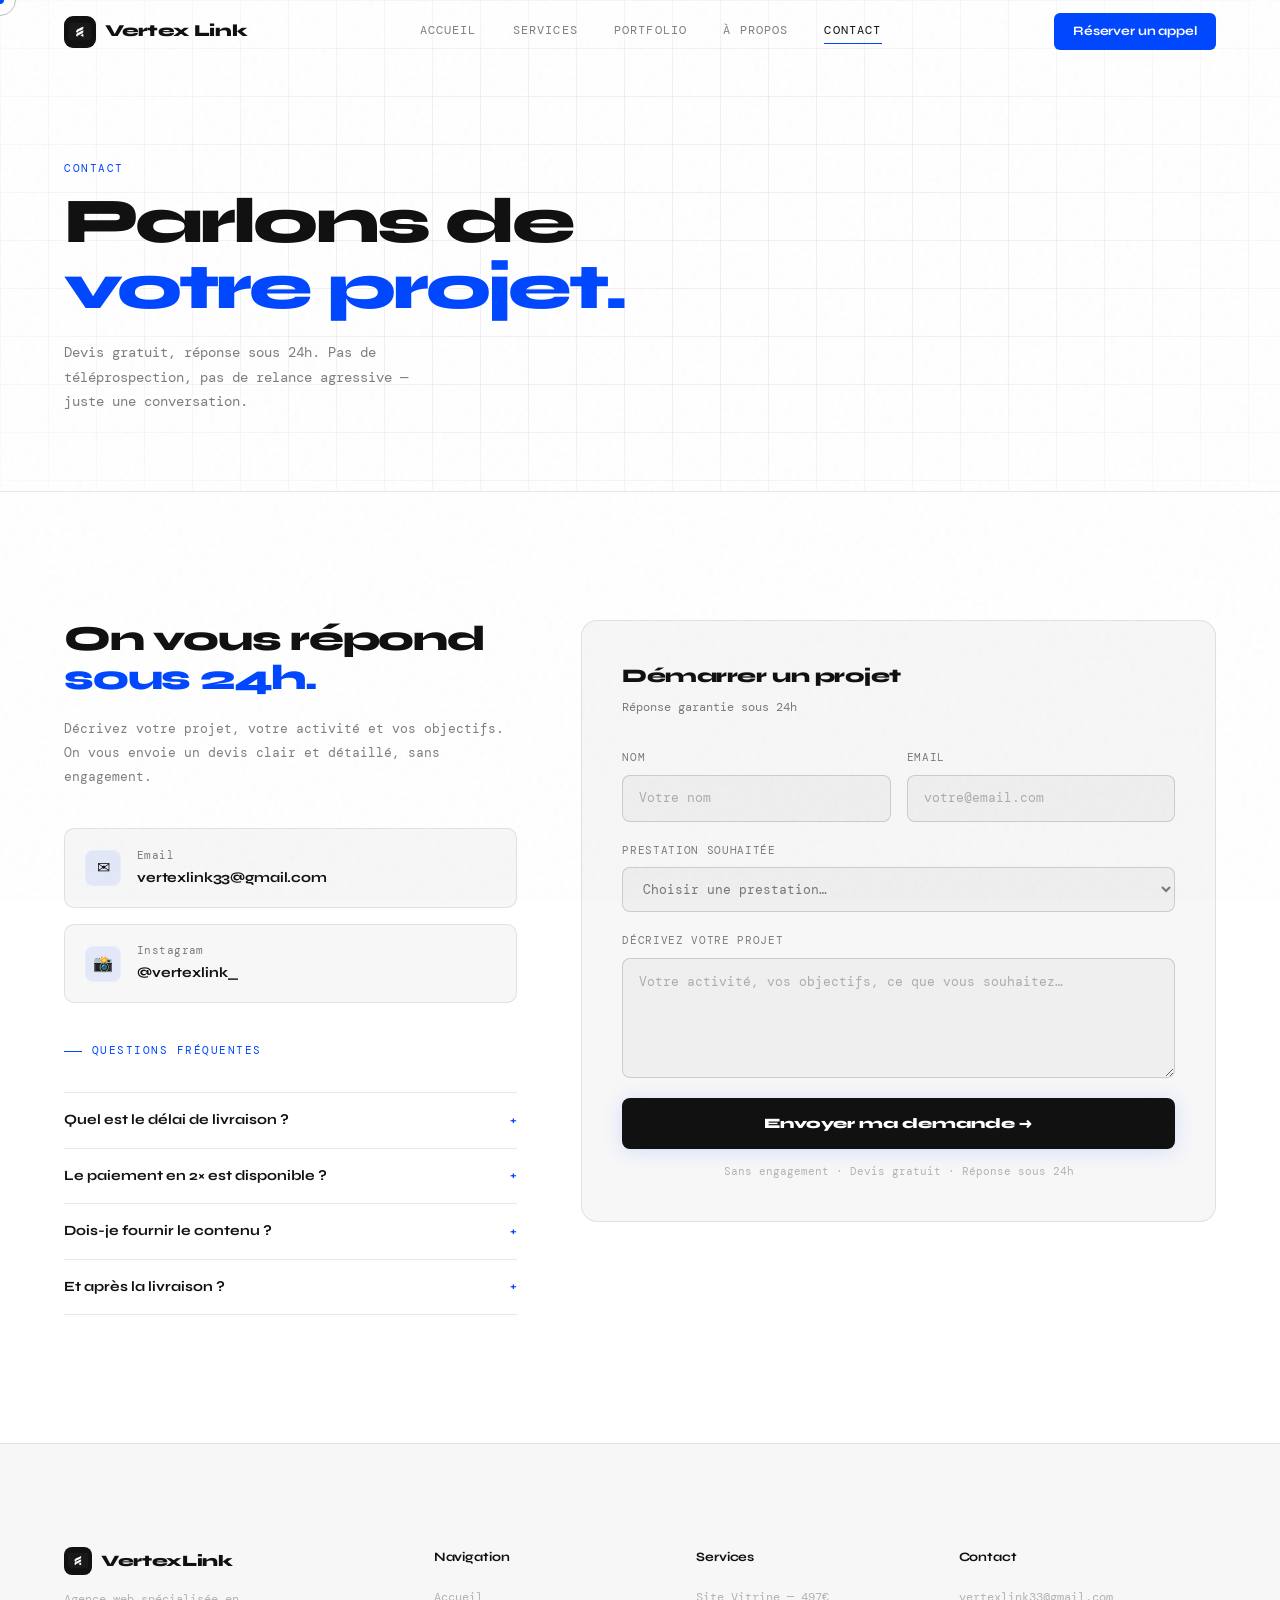
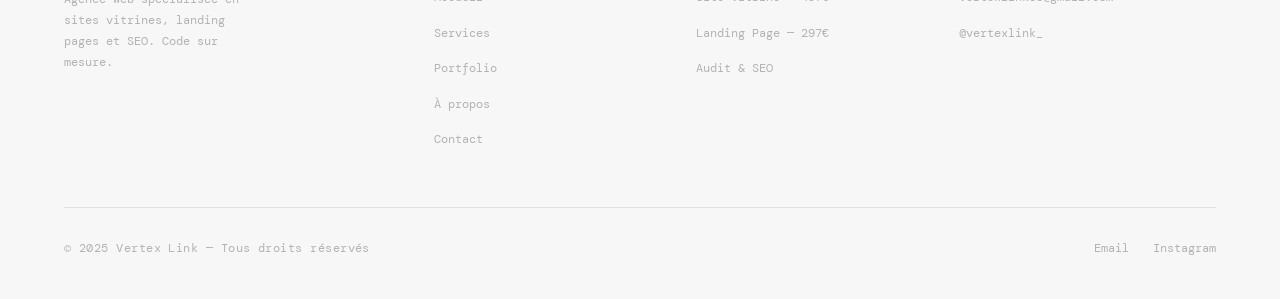
<file: contact.html>
<!DOCTYPE html>
<html lang="fr">
<head>
<meta charset="UTF-8">
<meta name="viewport" content="width=device-width,initial-scale=1.0">
<meta name="description" content="Contact Vertex Link — Réservez un appel gratuit, devis sous 24h. vertexlink33@gmail.com">
<title>Contact — Vertex Link</title>
<link rel="stylesheet" href="style.css">
<style>
.page-hero{
  padding:calc(var(--nav-h) + clamp(3rem,8vw,6rem)) var(--pad) clamp(3rem,6vw,5rem);
  border-bottom:1px solid var(--border);position:relative;overflow:hidden;
}
.page-hero::before{content:'';position:absolute;inset:0;background-image:linear-gradient(rgba(0,0,0,.055) 1px,transparent 1px),linear-gradient(90deg,rgba(0,0,0,.055) 1px,transparent 1px);background-size:48px 48px;}
.page-hero::after{content:'';position:absolute;inset:0;background:radial-gradient(ellipse 70% 80% at 50% 50%,transparent 40%,rgba(255,255,255,.9) 100%);}
.page-hero__inner{max-width:var(--max);margin:0 auto;position:relative;z-index:1;}
.page-hero__num{font-family:var(--f-m);font-size:.68rem;letter-spacing:.14em;text-transform:uppercase;color:var(--acc);margin-bottom:.75rem;display:block;}
.page-hero__h1{font-family:var(--f-d);font-weight:800;font-size:clamp(2.4rem,5vw,4.5rem);letter-spacing:-.045em;line-height:1.02;color:var(--white);margin-bottom:1.25rem;}
.page-hero__h1 em{font-style:normal;color:var(--acc);}
.page-hero__p{font-family:var(--f-m);font-size:.86rem;color:var(--muted);line-height:1.8;max-width:46ch;}

/* ── CONTACT LAYOUT ── */
.contact-grid{
  display:grid;grid-template-columns:1fr 1.4fr;gap:4rem;
  align-items:start;
}

/* Info col */
.contact-info-title{
  font-family:var(--f-d);font-weight:800;
  font-size:clamp(1.5rem,3vw,2.2rem);
  letter-spacing:-.035em;line-height:1.1;
  color:var(--white);margin-bottom:1.25rem;
}
.contact-info-title em{font-style:normal;color:var(--acc);}
.contact-info-p{font-family:var(--f-m);font-size:.82rem;color:var(--muted);line-height:1.8;margin-bottom:2.5rem;}

.contact-links{display:flex;flex-direction:column;gap:1rem;margin-bottom:2.5rem;}
.contact-link-item{
  display:flex;align-items:center;gap:1rem;
  padding:1.1rem 1.25rem;
  background:var(--bg-2);border:1px solid var(--border);border-radius:10px;
  transition:border-color .2s,background .2s;
  color:inherit;
}
.contact-link-item:hover{border-color:var(--acc);background:var(--bg-3);}
.cli-icon{
  width:36px;height:36px;border-radius:8px;
  background:var(--acc-dim);border:1px solid rgba(255,255,255,.2);
  display:flex;align-items:center;justify-content:center;
  font-size:1rem;flex-shrink:0;
}
.cli-label{font-family:var(--f-m);font-size:.68rem;color:var(--muted);letter-spacing:.04em;margin-bottom:.15rem;}
.cli-value{font-family:var(--f-d);font-weight:700;font-size:.88rem;letter-spacing:-.01em;color:var(--white);}

/* FAQ accord */
.faq-list{display:flex;flex-direction:column;gap:0;margin-top:2rem;}
.faq-item{border-bottom:1px solid var(--border);}
.faq-item:first-child{border-top:1px solid var(--border);}
.faq-q{
  display:flex;align-items:center;justify-content:space-between;
  padding:1rem 0;
  font-family:var(--f-d);font-weight:700;font-size:.88rem;
  color:var(--white);cursor:none;
  transition:color .2s;
}
.faq-q:hover{color:var(--acc);}
.faq-arrow{
  font-size:.75rem;color:var(--acc);
  transition:transform .3s var(--ease);flex-shrink:0;
}
.faq-item.open .faq-arrow{transform:rotate(45deg);}
.faq-a{
  font-family:var(--f-m);font-size:.78rem;color:var(--muted);
  line-height:1.75;overflow:hidden;max-height:0;
  transition:max-height .35s var(--ease),padding .3s;
}
.faq-item.open .faq-a{max-height:200px;padding-bottom:1rem;}

/* Form */
.form-card{
  background:var(--bg-2);border:1px solid var(--border);
  border-radius:16px;padding:2.5rem;
}
.form-title{
  font-family:var(--f-d);font-weight:800;font-size:1.2rem;
  letter-spacing:-.025em;color:var(--white);margin-bottom:.375rem;
}
.form-sub{font-family:var(--f-m);font-size:.74rem;color:var(--muted);margin-bottom:2rem;}

.form-row{display:grid;grid-template-columns:1fr 1fr;gap:1rem;}
.form-group{display:flex;flex-direction:column;gap:.5rem;margin-bottom:1.25rem;}
.form-label{font-family:var(--f-m);font-size:.7rem;letter-spacing:.06em;text-transform:uppercase;color:var(--muted);}
.form-input,.form-select,.form-textarea{
  background:var(--bg-3);border:1px solid var(--border-m);border-radius:8px;
  padding:.75rem 1rem;
  font-family:var(--f-m);font-size:.82rem;color:var(--white);
  outline:none;
  transition:border-color .2s,box-shadow .2s;
  width:100%;
}
.form-input:focus,.form-select:focus,.form-textarea:focus{
  border-color:var(--acc);
  box-shadow:0 0 0 3px var(--acc-dim);
}
.form-input::placeholder,.form-textarea::placeholder{color:var(--faint);}
.form-select{color:var(--muted);}
.form-select option{background:var(--bg-3);color:var(--white);}
.form-textarea{resize:vertical;min-height:120px;line-height:1.65;}

.form-submit{
  width:100%;padding:.875rem;
  font-family:var(--f-d);font-weight:800;font-size:.9rem;
  background:var(--white);color:var(--bg);border-radius:8px;
  border:none;cursor:none;
  transition:background .2s,transform .25s var(--ease),box-shadow .25s;
  box-shadow:0 2px 20px var(--acc-glow);
}
.form-submit:hover{background:var(--acc-lt);transform:translateY(-2px);box-shadow:0 8px 36px var(--acc-glow);}

.form-note{
  font-family:var(--f-m);font-size:.68rem;
  color:var(--faint);text-align:center;margin-top:.875rem;
}
#form-success{
  display:none;text-align:center;padding:2rem;
  font-family:var(--f-d);font-weight:700;font-size:1rem;color:var(--white);
}

@media(max-width:960px){
  .contact-grid{grid-template-columns:1fr;}
  .form-row{grid-template-columns:1fr;}
}
</style>
</head>
<body>
<div id="vl-cursor"></div><div id="vl-ring"></div><div id="vl-prog"></div>

<header class="nav">
  <div class="nav__inner">
    <a href="index.html" class="nav__logo">
      <img src="logo.png" alt="VL" style="width:32px;height:32px;object-fit:contain;background:#111111;border-radius:9px;padding:5px;">
      <span style="font-family:var(--f-d);font-weight:800;font-size:1.05rem;letter-spacing:-.02em;color:#111111">Vertex Link</span>
    </a>
    <nav class="nav__links">
      <a href="index.html" class="nav__link">Accueil</a>
      <a href="services.html" class="nav__link">Services</a>
      <a href="portfolio.html" class="nav__link">Portfolio</a>
      <a href="a-propos.html" class="nav__link">À propos</a>
      <a href="contact.html" class="nav__link active">Contact</a>
    </nav>
    <a href="contact.html" class="nav__cta">Réserver un appel</a>
    <button class="nav__burger"><span></span><span></span><span></span></button>
  </div>
</header>
<nav class="mobile-nav">
  <a href="index.html">Accueil</a><a href="services.html">Services</a>
  <a href="portfolio.html">Portfolio</a><a href="a-propos.html">À propos</a>
  <a href="contact.html" class="active">Contact</a>
  <a href="contact.html" class="m-cta">Réserver un appel →</a>
</nav>

<main>

<div class="page-hero">
  <div class="page-hero__inner">
    <span class="page-hero__num" data-r>Contact</span>
    <h1 class="page-hero__h1" data-r data-d="1">Parlons de<br><em>votre projet.</em></h1>
    <p class="page-hero__p" data-r data-d="2">Devis gratuit, réponse sous 24h. Pas de téléprospection, pas de relance agressive — juste une conversation.</p>
  </div>
</div>

<section class="section">
  <div class="section__inner">
    <div class="contact-grid">

      <!-- Col gauche -->
      <div data-r>
        <h2 class="contact-info-title">On vous répond<br><em>sous 24h.</em></h2>
        <p class="contact-info-p">Décrivez votre projet, votre activité et vos objectifs. On vous envoie un devis clair et détaillé, sans engagement.</p>

        <div class="contact-links">
          <a href="mailto:vertexlink33@gmail.com" class="contact-link-item">
            <div class="cli-icon">✉</div>
            <div><div class="cli-label">Email</div><div class="cli-value">vertexlink33@gmail.com</div></div>
          </a>
          <a href="https://instagram.com/vertexlink_" target="_blank" class="contact-link-item">
            <div class="cli-icon">📸</div>
            <div><div class="cli-label">Instagram</div><div class="cli-value">@vertexlink_</div></div>
          </a>
        </div>

        <p class="eyebrow" style="margin-bottom:0">Questions fréquentes</p>
        <div class="faq-list">
          <div class="faq-item">
            <div class="faq-q">Quel est le délai de livraison ? <span class="faq-arrow">+</span></div>
            <div class="faq-a">Site vitrine livré en 14 jours, landing page en 7 jours. Le délai commence après validation du brief et de la maquette.</div>
          </div>
          <div class="faq-item">
            <div class="faq-q">Le paiement en 2× est disponible ? <span class="faq-arrow">+</span></div>
            <div class="faq-a">Oui. Pour tous les forfaits : 50% à la commande, 50% à la livraison. Aucun frais supplémentaire.</div>
          </div>
          <div class="faq-item">
            <div class="faq-q">Dois-je fournir le contenu ? <span class="faq-arrow">+</span></div>
            <div class="faq-a">Idéalement oui — textes, logo, photos si disponibles. Si vous n'avez pas de contenu, on peut vous accompagner sur le copywriting.</div>
          </div>
          <div class="faq-item">
            <div class="faq-q">Et après la livraison ? <span class="faq-arrow">+</span></div>
            <div class="faq-a">Support inclus selon le forfait (60 jours à 6 mois). Corrections, ajustements, petites évolutions — on reste disponibles.</div>
          </div>
        </div>
      </div>

      <!-- Formulaire -->
      <div data-r data-d="2">
        <div class="form-card">
          <div class="form-title">Démarrer un projet</div>
          <div class="form-sub">Réponse garantie sous 24h</div>

          <form id="contact-form" action="https://formspree.io/f/xovqqevz" method="POST">
            <div class="form-row">
              <div class="form-group">
                <label class="form-label" for="nom">Nom</label>
                <input class="form-input" type="text" id="nom" name="nom" placeholder="Votre nom" required>
              </div>
              <div class="form-group">
                <label class="form-label" for="email">Email</label>
                <input class="form-input" type="email" id="email" name="email" placeholder="votre@email.com" required>
              </div>
            </div>

            <div class="form-group">
              <label class="form-label" for="service">Prestation souhaitée</label>
              <select class="form-select" id="service" name="service">
                <option value="">Choisir une prestation…</option>
                <option value="vitrine">Site Vitrine — 497€</option>
                <option value="landing">Landing Page — 297€</option>
                <option value="seo">Audit & SEO — Sur devis</option>
                <option value="autre">Autre / Je ne sais pas encore</option>
              </select>
            </div>

            <div class="form-group">
              <label class="form-label" for="projet">Décrivez votre projet</label>
              <textarea class="form-textarea" id="projet" name="message" placeholder="Votre activité, vos objectifs, ce que vous souhaitez…" required></textarea>
            </div>

            <button type="submit" class="form-submit">Envoyer ma demande →</button>
            <p class="form-note">Sans engagement · Devis gratuit · Réponse sous 24h</p>
          </form>
          <div id="form-success">
            <div style="font-size:2rem;margin-bottom:.75rem">✓</div>
            Message envoyé ! On vous répond sous 24h.
          </div>
        </div>
      </div>

    </div>
  </div>
</section>

</main>

<footer class="footer">
  <div class="footer__inner">
    <div class="footer__top">
      <div>
        <div class="footer__logo"><img src="logo.png" alt="VL" style="width:28px;height:28px;object-fit:contain;background:#111111;border-radius:8px;padding:4px;">VertexLink</div>
        <p class="footer__desc">Agence web spécialisée en sites vitrines, landing pages et SEO. Code sur mesure.</p>
      </div>
      <div class="footer__col"><h3 class="footer__col-title">Navigation</h3><ul><li><a href="index.html">Accueil</a></li><li><a href="services.html">Services</a></li><li><a href="portfolio.html">Portfolio</a></li><li><a href="a-propos.html">À propos</a></li><li><a href="contact.html">Contact</a></li></ul></div>
      <div class="footer__col"><h3 class="footer__col-title">Services</h3><ul><li><a href="services.html">Site Vitrine — 497€</a></li><li><a href="services.html">Landing Page — 297€</a></li><li><a href="services.html">Audit & SEO</a></li></ul></div>
      <div class="footer__col"><h3 class="footer__col-title">Contact</h3><ul><li><a href="mailto:vertexlink33@gmail.com">vertexlink33@gmail.com</a></li><li><a href="https://instagram.com/vertexlink_" target="_blank">@vertexlink_</a></li></ul></div>
    </div>
    <div class="footer__bottom">
      <p class="footer__copy">© 2025 Vertex Link — Tous droits réservés</p>
      <div class="footer__social"><a href="mailto:vertexlink33@gmail.com">Email</a><a href="https://instagram.com/vertexlink_" target="_blank">Instagram</a></div>
    </div>
  </div>
</footer>

<script src="shared.js"></script>
<script>
// FAQ
document.querySelectorAll('.faq-item').forEach(item=>{
  item.querySelector('.faq-q').addEventListener('click',()=>{
    const open = item.classList.contains('open');
    document.querySelectorAll('.faq-item').forEach(i=>i.classList.remove('open'));
    if(!open) item.classList.add('open');
  });
});
// Form
const form = document.getElementById('contact-form');
if(form){
  form.addEventListener('submit',async e=>{
    e.preventDefault();
    const btn = form.querySelector('.form-submit');
    btn.textContent='Envoi…';btn.disabled=true;
    try{
      const r = await fetch(form.action,{method:'POST',body:new FormData(form),headers:{Accept:'application/json'}});
      if(r.ok){ form.style.display='none'; document.getElementById('form-success').style.display='block'; }
      else{ btn.textContent='Erreur — réessayez'; btn.disabled=false; }
    }catch(){ btn.textContent='Erreur réseau'; btn.disabled=false; }
  });
}
</script>
</body>
</html>
</file>
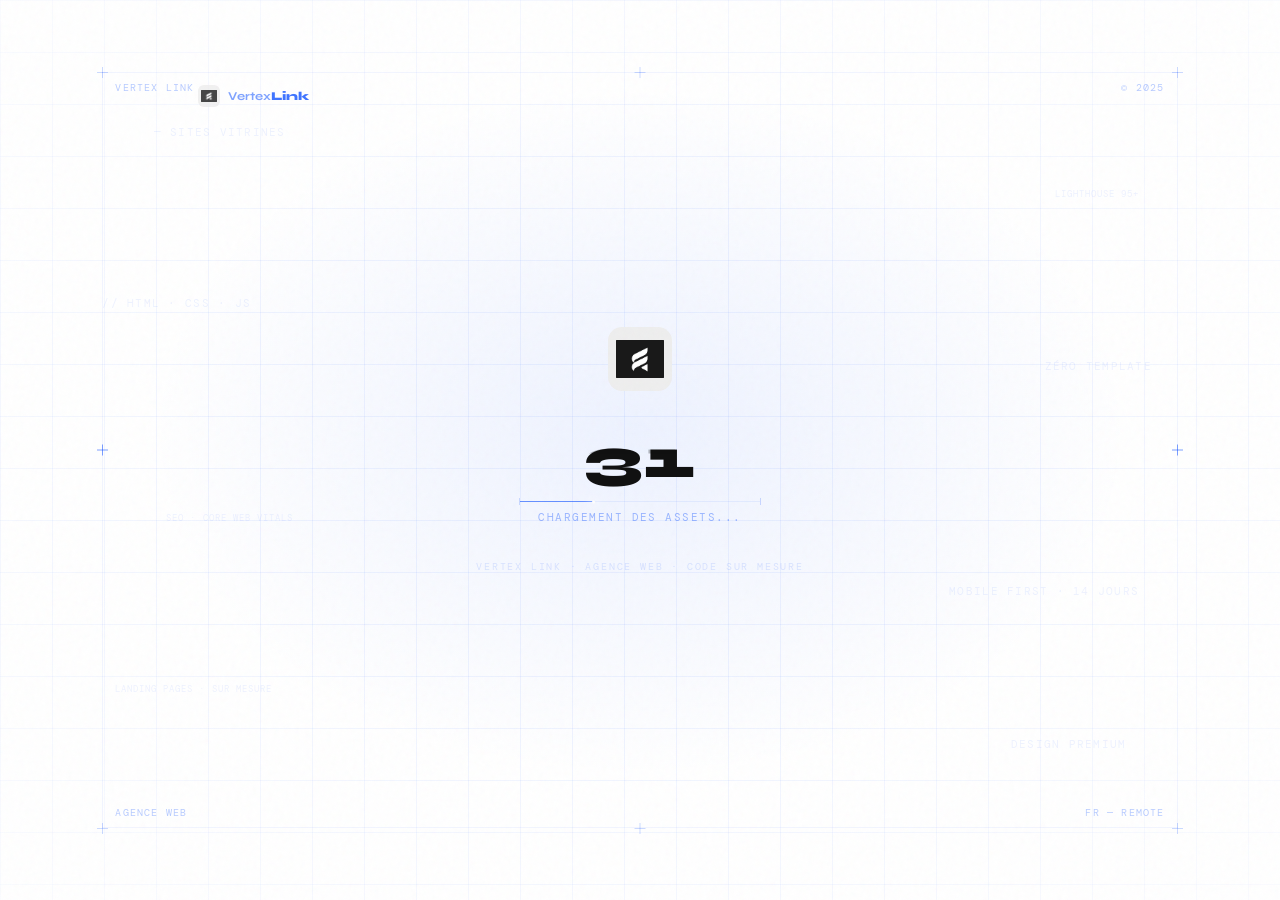
<file: loader.html>
<!DOCTYPE html>
<html lang="fr">
<head>
<meta charset="UTF-8">
<meta name="viewport" content="width=device-width,initial-scale=1.0">
<title>Vertex Link</title>
<link href="https://fonts.googleapis.com/css2?family=Syne:wght@700;800&family=DM+Mono:wght@300;400&display=swap" rel="stylesheet">
<style>
*,*::before,*::after{margin:0;padding:0;box-sizing:border-box}
html,body{width:100%;height:100%;overflow:hidden}
body{background:#FFFFFF;font-family:'Syne',sans-serif;}

#loader{
  position:fixed;inset:0;background:#FFFFFF;
  display:flex;align-items:center;justify-content:center;
  z-index:100;
  transition:opacity .9s cubic-bezier(.16,1,.3,1),transform .9s cubic-bezier(.16,1,.3,1);
}
#loader.exit{opacity:0;transform:scale(1.025);pointer-events:none;}

/* ── FOND : grille fine + lueur orange très douce au centre ── */
.bg-grid{
  position:absolute;inset:0;
  background-image:
    linear-gradient(rgba(0,71,255,.06) 1px,transparent 1px),
    linear-gradient(90deg,rgba(0,71,255,.06) 1px,transparent 1px);
  background-size:52px 52px;
  pointer-events:none;
}
/* Lueur centrale ambre — très subtile, donne de la profondeur */
.bg-glow{
  position:absolute;inset:0;
  background:radial-gradient(ellipse 55% 55% at 50% 48%,
    rgba(0,71,255,.07) 0%,
    transparent 70%);
  pointer-events:none;
}
/* Fondu sur les bords pour que la grille disparaisse proprement */
.bg-grid::after{
  content:'';position:absolute;inset:0;
  background:radial-gradient(ellipse 80% 80% at 50% 50%,transparent 40%,rgba(255,255,255,.88) 100%);
}

/* ── CADRE LIGNES ── */
.fl{position:absolute;background:rgba(0,71,255,.05);pointer-events:none;opacity:0;transition:opacity .9s ease;}
.fl.on{opacity:1;}
.fl-t{top:8%;left:8%;right:8%;height:1px;}
.fl-b{bottom:8%;left:8%;right:8%;height:1px;}
.fl-l{left:8%;top:8%;bottom:8%;width:1px;}
.fl-r{right:8%;top:8%;bottom:8%;width:1px;}

/* ── CROIX REPÈRES ── */
.px{
  position:absolute;width:11px;height:11px;
  pointer-events:none;opacity:0;transition:opacity .45s ease;
}
.px.on{opacity:1;}
.px::before,.px::after{content:'';position:absolute;}
.px::before{width:1px;height:100%;left:5px;top:0;background:rgba(0,71,255,.2);}
.px::after {height:1px;width:100%;top:5px;left:0;background:rgba(0,71,255,.2);}
/* Accent orange */
.px.acc::before{background:rgba(0,71,255,.5);}
.px.acc::after {background:rgba(0,71,255,.5);}

/* Coins */
.px-tl{top:calc(8% - 5.5px);left:calc(8% - 5.5px);}
.px-tr{top:calc(8% - 5.5px);right:calc(8% - 5.5px);}
.px-bl{bottom:calc(8% - 5.5px);left:calc(8% - 5.5px);}
.px-br{bottom:calc(8% - 5.5px);right:calc(8% - 5.5px);}
/* Milieu bords */
.px-tc{top:calc(8% - 5.5px);left:50%;transform:translateX(-50%);}
.px-bc{bottom:calc(8% - 5.5px);left:50%;transform:translateX(-50%);}
.px-lc{left:calc(8% - 5.5px);top:50%;transform:translateY(-50%);}
.px-rc{right:calc(8% - 5.5px);top:50%;transform:translateY(-50%);}

/* ── LABELS COINS ── */
.clbl{
  position:absolute;font-family:'DM Mono',monospace;
  font-size:10px;letter-spacing:.12em;text-transform:uppercase;
  color:rgba(0,71,255,.28);pointer-events:none;
  opacity:0;transition:opacity .8s ease;white-space:nowrap;
}
.clbl.on{opacity:1;}
.cl-tl{top:calc(8% + 9px);left:calc(8% + 13px);}
.cl-tr{top:calc(8% + 9px);right:calc(8% + 13px);}
.cl-bl{bottom:calc(8% + 9px);left:calc(8% + 13px);}
.cl-br{bottom:calc(8% + 9px);right:calc(8% + 13px);}

/* ── GRAFFITIS ── */
.gf{
  position:absolute;font-family:'DM Mono',monospace;
  font-size:10.5px;letter-spacing:.12em;text-transform:uppercase;
  color:rgba(0,71,255,.07);user-select:none;pointer-events:none;
  white-space:nowrap;opacity:0;transform:translateY(4px);
  transition:opacity .9s ease,transform .9s ease;
}
.gf.on{opacity:1;transform:none;}
.gf1{top:14%;left:12%;}
.gf2{top:21%;right:11%;font-size:8.5px;}
.gf3{top:33%;left:8%;}
.gf4{top:40%;right:10%;}
.gf5{top:57%;left:13%;font-size:8.5px;}
.gf6{top:65%;right:11%;}
.gf7{top:76%;left:9%;font-size:8.5px;}
.gf8{top:82%;right:12%;}

/* ── LOGO HAUT GAUCHE ── */
.logo-corner{
  position:absolute;
  top:calc(8% + 13px);
  left:calc(8% + 96px);
  display:flex;align-items:center;gap:8px;
  opacity:0;animation:fi .7s ease .4s forwards;
  z-index:10;
}
.logo-corner-name{
  font-family:'Syne',sans-serif;font-weight:700;
  font-size:12px;letter-spacing:.01em;
  color:rgba(0,71,255,.5);
}
.logo-corner-name b{font-weight:800;color:rgba(0,71,255,.75);}

/* ── CENTRE ── */
.center{
  display:flex;flex-direction:column;
  align-items:center;gap:36px;
  position:relative;z-index:5;
}

/* Logo icône */
.icon{opacity:0;transform:translateY(10px);animation:fu .8s cubic-bezier(.16,1,.3,1) .15s forwards;}

/* Compteur */
.ctr{
  display:flex;flex-direction:column;align-items:center;gap:14px;
  opacity:0;animation:fu .6s cubic-bezier(.16,1,.3,1) .45s forwards;
}
.ctr-n{
  font-family:'Syne',sans-serif;font-weight:800;
  font-size:clamp(36px,5vw,56px);
  letter-spacing:-.055em;line-height:1;
  color:#111111;font-variant-numeric:tabular-nums;
  position:relative;
}
/* Glitch orange discret */
.ctr-n::before{
  content:attr(data-v);position:absolute;inset:0;
  color:#111111;
  clip-path:polygon(0 28%,100% 28%,100% 40%,0 40%);
  transform:translateX(-2px);opacity:.28;
  animation:glitch 3.5s infinite;
}
@keyframes glitch{
  0%,88%,100%{transform:translateX(-2px);opacity:.28}
  90%{transform:translateX(3px);opacity:.45}
  93%{transform:translateX(-1px);opacity:.2}
}

/* Barre progression */
.bar-out{
  width:min(240px,52vw);height:1px;
  background:rgba(0,71,255,.07);
  position:relative;
}
.bar-in{
  height:100%;width:0;
  background:rgba(0,71,255,.55);
  transition:width .04s linear;
  position:relative;
}
.bar-in::after{
  content:'';position:absolute;right:-1px;top:50%;transform:translateY(-50%);
  width:3px;height:3px;border-radius:50%;
  background:#FFFFFF;box-shadow:0 0 8px 2px rgba(255,255,255,.7);
}
/* Ticks aux extrémités */
.bar-out::before{content:'';position:absolute;left:-1px;top:-3px;bottom:-3px;width:1px;background:rgba(0,71,255,.18);}
.bar-out::after {content:'';position:absolute;right:-1px;top:-3px;bottom:-3px;width:1px;background:rgba(0,71,255,.18);}

.stxt{
  font-family:'DM Mono',monospace;font-size:10.5px;
  letter-spacing:.14em;text-transform:uppercase;
  color:rgba(0,71,255,.36);height:13px;
}

/* Tagline */
.tagline{
  font-family:'DM Mono',monospace;font-size:10px;
  letter-spacing:.18em;text-transform:uppercase;
  color:rgba(0,71,255,.12);
  opacity:0;animation:fi .5s ease .9s forwards;
}

@keyframes fu{from{opacity:0;transform:translateY(10px)}to{opacity:1;transform:none}}
@keyframes fi{from{opacity:0}to{opacity:1}}

/* Grain */
body::after{
  content:'';position:fixed;inset:0;
  background-image:url("data:image/svg+xml,%3Csvg viewBox='0 0 200 200' xmlns='http://www.w3.org/2000/svg'%3E%3Cfilter id='n'%3E%3CfeTurbulence type='fractalNoise' baseFrequency='0.85' numOctaves='4' stitchTiles='stitch'/%3E%3C/filter%3E%3Crect width='100%25' height='100%25' filter='url(%23n)' opacity='0.032'/%3E%3C/svg%3E");
  pointer-events:none;z-index:9999;mix-blend-mode:multiply;
}
</style>
</head>
<body>
<div id="loader">

  <div class="bg-grid"></div>
  <div class="bg-glow"></div>

  <!-- Cadre -->
  <div class="fl fl-t"></div>
  <div class="fl fl-b"></div>
  <div class="fl fl-l"></div>
  <div class="fl fl-r"></div>

  <!-- Croix blanches aux 8 points -->
  <div class="px px-tl"></div>
  <div class="px px-tr"></div>
  <div class="px px-bl"></div>
  <div class="px px-br"></div>
  <div class="px px-tc"></div>
  <div class="px px-bc"></div>
  <!-- Croix oranges sur les côtés -->
  <div class="px acc px-lc"></div>
  <div class="px acc px-rc"></div>

  <!-- Labels coins -->
  <div class="clbl cl-tl">Vertex Link</div>
  <div class="clbl cl-tr">© 2025</div>
  <div class="clbl cl-bl">Agence Web</div>
  <div class="clbl cl-br">FR — Remote</div>

  <!-- Logo discret haut gauche -->
  <div class="logo-corner">
    <img src="logo.png" alt="VL" width="22" height="22" style="width:22px;height:22px;object-fit:contain;background:#EEEEEE;border-radius:6px;padding:3px;opacity:.8">
    <span class="logo-corner-name">Vertex<b>Link</b></span>
  </div>

  <!-- Graffitis -->
  <span class="gf gf1">— sites vitrines</span>
  <span class="gf gf2">lighthouse 95+</span>
  <span class="gf gf3">// html · css · js</span>
  <span class="gf gf4">zéro template</span>
  <span class="gf gf5">seo · core web vitals</span>
  <span class="gf gf6">mobile first · 14 jours</span>
  <span class="gf gf7">landing pages · sur mesure</span>
  <span class="gf gf8">design premium</span>

  <!-- Centre -->
  <div class="center">
    <div class="icon"><img src="logo.png" alt="Vertex Link" width="64" height="64" style="width:64px;height:64px;object-fit:contain;background:#EEEEEE;border-radius:14px;padding:8px;"></div>

    <div class="ctr">
      <div class="ctr-n" id="cNum" data-v="0">0</div>
      <div style="display:flex;flex-direction:column;align-items:center;gap:9px">
        <div class="bar-out"><div class="bar-in" id="bar"></div></div>
        <div class="stxt" id="stxt">Initialisation...</div>
      </div>
    </div>

    <div class="tagline">Vertex Link · Agence Web · Code sur mesure</div>
  </div>

</div>

<script>
(function(){
  const d=(el,ms)=>setTimeout(()=>el.classList.add('on'),ms);
  document.querySelectorAll('.fl').forEach((el,i)=>d(el,150+i*55));
  document.querySelectorAll('.px').forEach((el,i)=>d(el,280+i*50));
  document.querySelectorAll('.clbl').forEach((el,i)=>d(el,500+i*70));
  document.querySelectorAll('.gf').forEach((el,i)=>d(el,260+i*120));

  const num=document.getElementById('cNum'),bar=document.getElementById('bar'),stxt=document.getElementById('stxt');
  const msgs=[{at:0,t:'Initialisation...'},{at:18,t:'Chargement des assets...'},{at:42,t:'Compilation du design...'},{at:66,t:'Optimisation SEO...'},{at:88,t:'Lighthouse check...'},{at:97,t:'Prêt.'}];
  let cur=0,start=performance.now(),dur=2800;

  function ease(t){return t<.5?Math.pow(2,20*t-10)/2:(2-Math.pow(2,-20*t+10))/2;}

  (function tick(now){
    const raw=Math.min((now-start)/dur,1);
    const p=raw<.87?ease(raw/.87)*.97:raw<.94?.97:.97+(raw-.94)/.06*.03;
    const v=Math.round(p*100);
    if(v!==cur){
      cur=v;num.textContent=v;num.dataset.v=v;bar.style.width=v+'%';
      const m=msgs.filter(m=>v>=m.at).pop();if(m)stxt.textContent=m.t;
    }
    raw<1?requestAnimationFrame(tick):setTimeout(exit,320);
  })(performance.now());

  function exit(){
    document.getElementById('loader').classList.add('exit');
    setTimeout(()=>window.location.href='index.html',880);
  }
})();
</script>
</body>
</html>
</file>
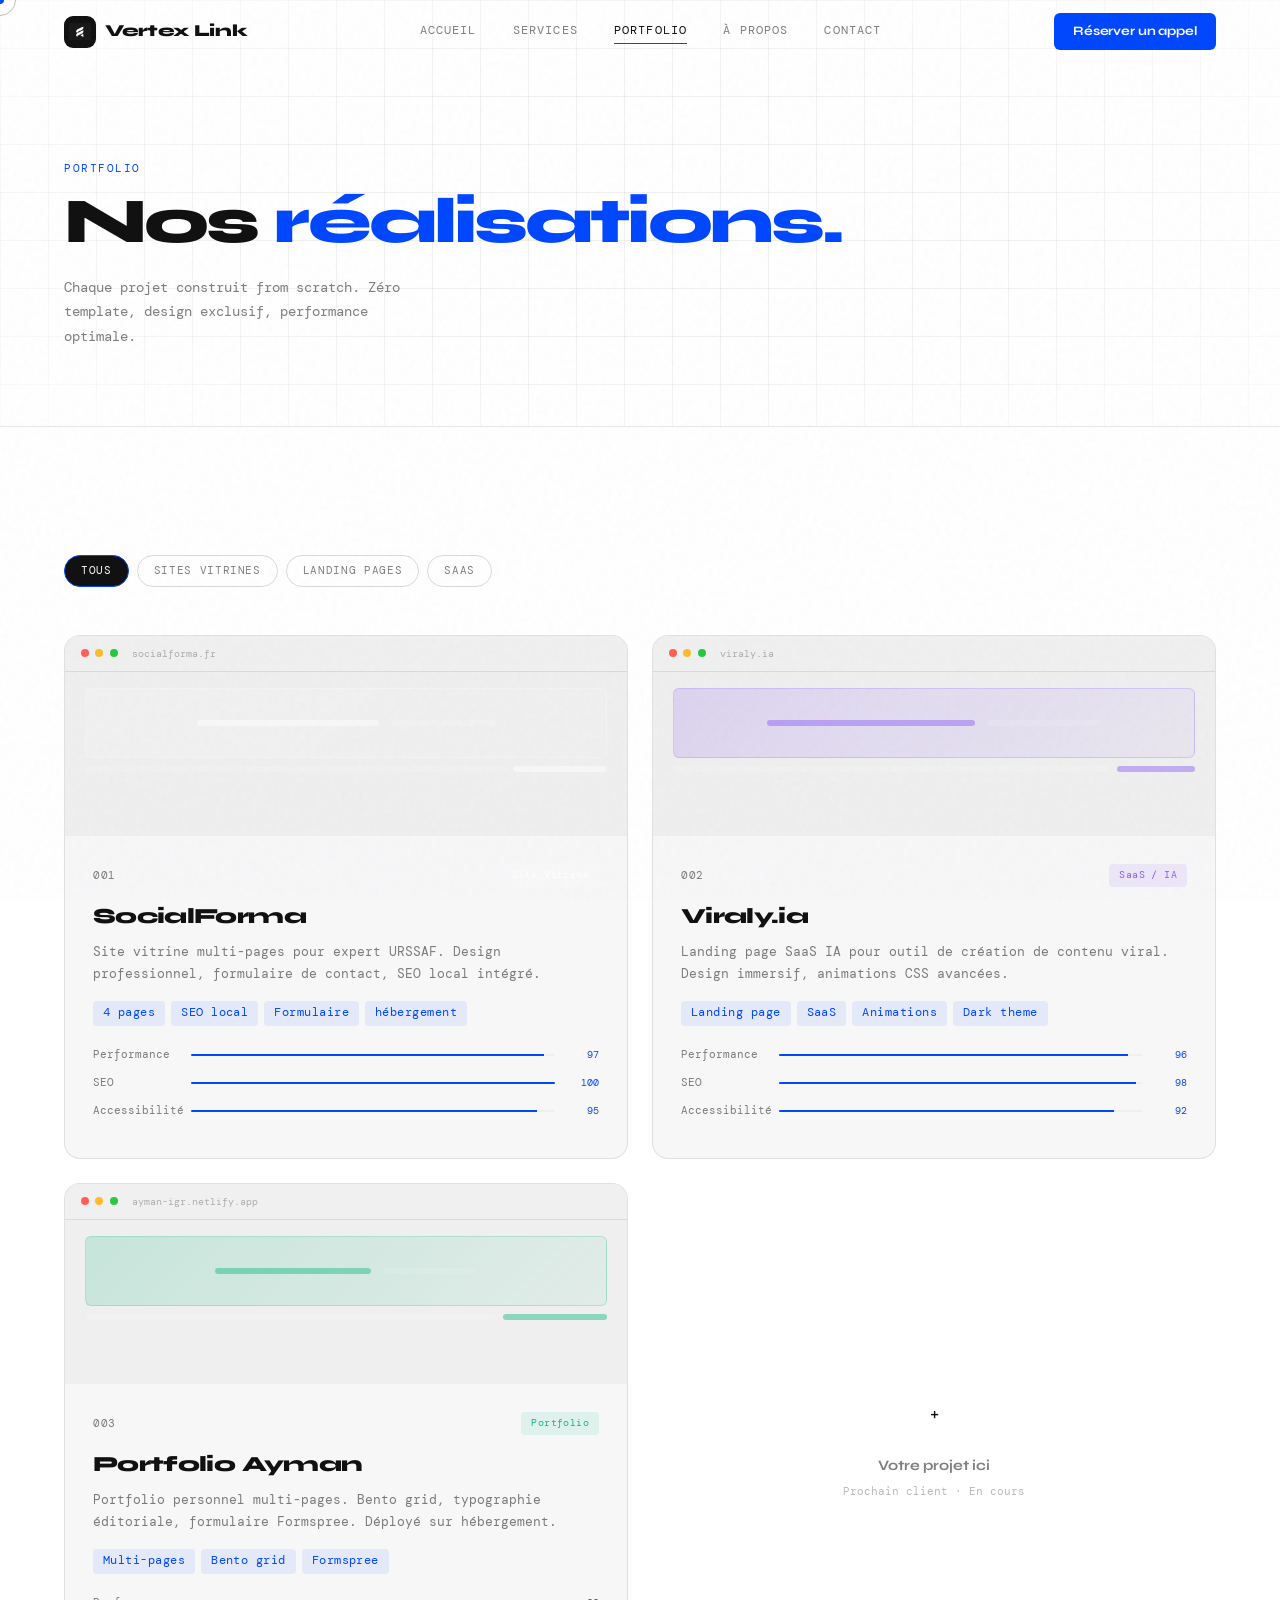
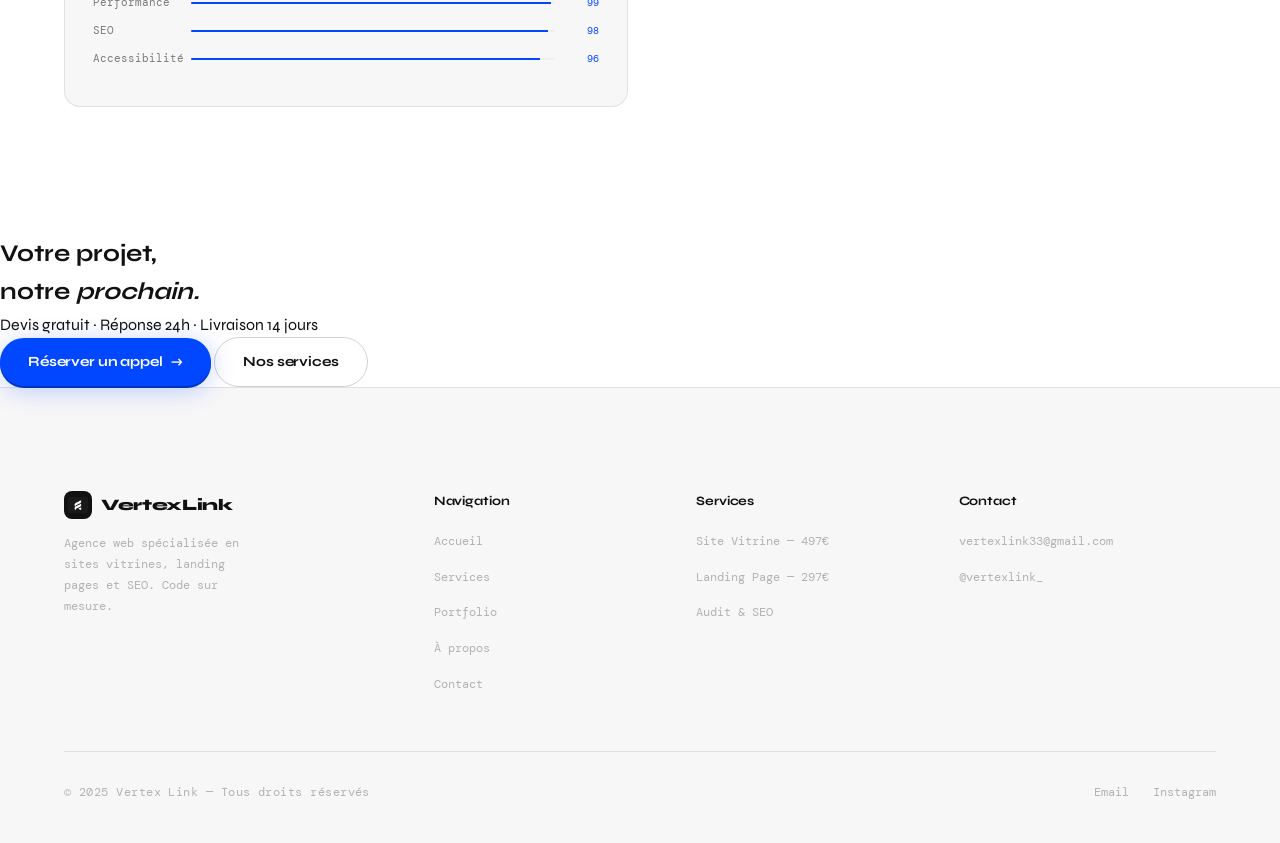
<file: portfolio.html>
<!DOCTYPE html>
<html lang="fr">
<head>
<meta charset="UTF-8">
<meta name="viewport" content="width=device-width,initial-scale=1.0">
<meta name="description" content="Portfolio Vertex Link — Nos réalisations web. Sites vitrines, landing pages, projets sur mesure.">
<title>Portfolio — Vertex Link</title>
<link rel="stylesheet" href="style.css">
<style>
.page-hero{
  padding:calc(var(--nav-h) + clamp(3rem,8vw,6rem)) var(--pad) clamp(3rem,6vw,5rem);
  border-bottom:1px solid var(--border);position:relative;overflow:hidden;
}
.page-hero::before{
  content:'';position:absolute;inset:0;
  background-image:linear-gradient(rgba(0,0,0,.055) 1px,transparent 1px),linear-gradient(90deg,rgba(0,0,0,.055) 1px,transparent 1px);
  background-size:48px 48px;
}
.page-hero::after{content:'';position:absolute;inset:0;background:radial-gradient(ellipse 70% 80% at 50% 50%,transparent 40%,rgba(255,255,255,.9) 100%);}
.page-hero__inner{max-width:var(--max);margin:0 auto;position:relative;z-index:1;}
.page-hero__num{font-family:var(--f-m);font-size:.68rem;letter-spacing:.14em;text-transform:uppercase;color:var(--acc);margin-bottom:.75rem;display:block;}
.page-hero__h1{font-family:var(--f-d);font-weight:800;font-size:clamp(2.4rem,5vw,4.5rem);letter-spacing:-.045em;line-height:1.02;color:var(--white);margin-bottom:1.25rem;}
.page-hero__h1 em{font-style:normal;color:var(--acc);}
.page-hero__p{font-family:var(--f-m);font-size:.86rem;color:var(--muted);line-height:1.8;max-width:46ch;}

/* ── FILTER BAR ── */
.filter-bar{
  display:flex;align-items:center;gap:.5rem;
  flex-wrap:wrap;margin-bottom:3rem;
}
.filter-btn{
  font-family:var(--f-m);font-size:.68rem;letter-spacing:.06em;text-transform:uppercase;
  padding:.4rem 1rem;border-radius:100px;
  border:1px solid var(--border-m);color:var(--muted);
  background:transparent;
  transition:background .2s,border-color .2s,color .2s;
}
.filter-btn:hover,.filter-btn.active{background:var(--white);color:var(--bg);border-color:var(--acc);}

/* ── PROJECT GRID ── */
.project-grid{
  display:grid;grid-template-columns:repeat(2,1fr);gap:1.5rem;
}
.project-card{
  --acc-c:#FFFFFF;
  background:var(--bg-2);border:1px solid var(--border);
  border-radius:16px;overflow:hidden;
  transition:transform .35s var(--ease),box-shadow .35s,border-color .2s;
}
.project-card:hover{
  transform:translateY(-4px);
  box-shadow:0 16px 48px rgba(0,0,0,.4);
  border-color:var(--acc-c);
}
/* Browser mock */
.proj-thumb{
  background:var(--bg-3);min-height:200px;
  position:relative;overflow:hidden;
}
.proj-browser-bar{
  display:flex;align-items:center;gap:.4rem;
  padding:.6rem 1rem;
  background:rgba(255,255,255,.04);
  border-bottom:1px solid var(--border);
}
.bd{width:8px;height:8px;border-radius:50%;}
.bd-r{background:#ff5f57;}.bd-y{background:#febc2e;}.bd-g{background:#28c840;}
.proj-url{flex:1;margin-left:.5rem;font-family:var(--f-m);font-size:.62rem;color:var(--faint);}
/* Wireframe CSS abstrait */
.proj-wf{padding:1rem 1.25rem;display:flex;flex-direction:column;gap:.5rem;}
.wf-hero-block{
  height:70px;border-radius:6px;
  background:linear-gradient(135deg,rgba(255,255,255,.18),rgba(255,255,255,.06));
  border:1px solid rgba(255,255,255,.22);
  display:flex;align-items:center;justify-content:center;gap:.75rem;
}
.wf-hero-block.c2{background:linear-gradient(135deg,rgba(139,92,246,.18),rgba(139,92,246,.06));border-color:rgba(139,92,246,.22);}
.wf-hero-block.c3{background:linear-gradient(135deg,rgba(16,185,129,.18),rgba(16,185,129,.06));border-color:rgba(16,185,129,.22);}
.wf-ln{height:6px;border-radius:3px;background:rgba(255,255,255,.1);}
.wf-ln-a{background:rgba(255,255,255,.45);}
.wf-ln-a2{background:rgba(139,92,246,.45);}
.wf-ln-a3{background:rgba(16,185,129,.45);}
.wf-row{display:flex;gap:.4rem;align-items:center;}
.wf-cols{display:grid;grid-template-columns:repeat(3,1fr);gap:.4rem;}
.wf-col-b{height:32px;border-radius:4px;background:rgba(255,255,255,.05);border:1px solid rgba(255,255,255,.07);}

/* Project info */
.proj-info{padding:1.75rem 1.75rem 1.75rem;}
.proj-meta{display:flex;align-items:center;justify-content:space-between;margin-bottom:.75rem;}
.proj-num{font-family:var(--f-m);font-size:.68rem;color:var(--muted);letter-spacing:.06em;}
.proj-cat{
  font-family:var(--f-m);font-size:.64rem;letter-spacing:.04em;
  color:var(--acc-c);
  background:rgba(255,255,255,.1);
  padding:.2rem .625rem;border-radius:4px;
}
.proj-cat.c2{color:#8B5CF6;background:rgba(139,92,246,.1);}
.proj-cat.c3{color:#10B981;background:rgba(16,185,129,.1);}
.proj-name{
  font-family:var(--f-d);font-weight:800;font-size:1.35rem;
  letter-spacing:-.03em;color:var(--white);margin-bottom:.5rem;
}
.proj-desc{font-family:var(--f-m);font-size:.8rem;color:var(--muted);line-height:1.7;margin-bottom:1rem;}
.proj-tags{display:flex;flex-wrap:wrap;gap:.375rem;margin-bottom:1.25rem;}

/* Empty slot */
.project-card--empty{
  border:1px dashed rgba(255,255,255,.12);
  display:flex;align-items:center;justify-content:center;
  min-height:280px;background:transparent;
}
.project-card--empty:hover{
  transform:none;box-shadow:none;
  border-color:var(--acc);
}
.empty-inner{text-align:center;padding:2rem;}
.empty-icon{
  width:3rem;height:3rem;border-radius:50%;
  border:1px dashed rgba(255,255,255,.2);
  display:flex;align-items:center;justify-content:center;
  margin:0 auto 1rem;font-size:1.25rem;
}
.empty-title{font-family:var(--f-d);font-weight:700;font-size:.9rem;color:var(--muted);margin-bottom:.375rem;}
.empty-hint{font-family:var(--f-m);font-size:.68rem;color:var(--faint);}

@media(max-width:900px){.project-grid{grid-template-columns:1fr;}}
</style>
</head>
<body>
<div id="vl-cursor"></div><div id="vl-ring"></div><div id="vl-prog"></div>

<header class="nav">
  <div class="nav__inner">
    <a href="index.html" class="nav__logo">
      <img src="logo.png" alt="VL" style="width:32px;height:32px;object-fit:contain;background:#111111;border-radius:9px;padding:5px;">
      <span style="font-family:var(--f-d);font-weight:800;font-size:1.05rem;letter-spacing:-.02em;color:#111111">Vertex Link</span>
    </a>
    <nav class="nav__links">
      <a href="index.html" class="nav__link">Accueil</a>
      <a href="services.html" class="nav__link">Services</a>
      <a href="portfolio.html" class="nav__link active">Portfolio</a>
      <a href="a-propos.html" class="nav__link">À propos</a>
      <a href="contact.html" class="nav__link">Contact</a>
    </nav>
    <a href="contact.html" class="nav__cta">Réserver un appel</a>
    <button class="nav__burger"><span></span><span></span><span></span></button>
  </div>
</header>
<nav class="mobile-nav">
  <a href="index.html">Accueil</a>
  <a href="services.html">Services</a>
  <a href="portfolio.html" class="active">Portfolio</a>
  <a href="a-propos.html">À propos</a>
  <a href="contact.html">Contact</a>
  <a href="contact.html" class="m-cta">Réserver un appel →</a>
</nav>

<main>

<div class="page-hero">
  <div class="page-hero__inner">
    <span class="page-hero__num" data-r>Portfolio</span>
    <h1 class="page-hero__h1" data-r data-d="1">Nos <em>réalisations.</em></h1>
    <p class="page-hero__p" data-r data-d="2">Chaque projet construit from scratch. Zéro template, design exclusif, performance optimale.</p>
  </div>
</div>

<section class="section">
  <div class="section__inner">

    <div class="filter-bar" data-r>
      <button class="filter-btn active" data-filter="all">Tous</button>
      <button class="filter-btn" data-filter="vitrine">Sites vitrines</button>
      <button class="filter-btn" data-filter="landing">Landing pages</button>
      <button class="filter-btn" data-filter="saas">SaaS</button>
    </div>

    <div class="project-grid">

      <!-- SocialForma -->
      <div class="project-card" data-r data-cat="vitrine">
        <div class="proj-thumb">
          <div class="proj-browser-bar">
            <span class="bd bd-r"></span><span class="bd bd-y"></span><span class="bd bd-g"></span>
            <span class="proj-url">socialforma.fr</span>
          </div>
          <div class="proj-wf">
            <div class="wf-hero-block"><div class="wf-ln wf-ln-a" style="width:35%"></div><div class="wf-ln" style="width:20%"></div></div>
            <div class="wf-row"><div class="wf-ln" style="flex:1"></div><div class="wf-ln wf-ln-a" style="width:18%"></div></div>
            <div class="wf-cols"><div class="wf-col-b"></div><div class="wf-col-b"></div><div class="wf-col-b"></div></div>
          </div>
        </div>
        <div class="proj-info">
          <div class="proj-meta">
            <span class="proj-num">001</span>
            <span class="proj-cat">Site Vitrine</span>
          </div>
          <div class="proj-name">SocialForma</div>
          <p class="proj-desc">Site vitrine multi-pages pour expert URSSAF. Design professionnel, formulaire de contact, SEO local intégré.</p>
          <div class="proj-tags">
            <span class="tag">4 pages</span>
            <span class="tag">SEO local</span>
            <span class="tag">Formulaire</span>
            <span class="tag">hébergement</span>
          </div>
          <div class="score-wrap">
            <div class="score-row"><span class="score-lbl">Performance</span><div class="score-track"><div class="score-fill" data-v="97"></div></div><span class="score-val">97</span></div>
            <div class="score-row"><span class="score-lbl">SEO</span><div class="score-track"><div class="score-fill" data-v="100"></div></div><span class="score-val">100</span></div>
            <div class="score-row"><span class="score-lbl">Accessibilité</span><div class="score-track"><div class="score-fill" data-v="95"></div></div><span class="score-val">95</span></div>
          </div>
        </div>
      </div>

      <!-- Viraly.ia -->
      <div class="project-card" data-r data-d="1" data-cat="saas">
        <div class="proj-thumb">
          <div class="proj-browser-bar">
            <span class="bd bd-r"></span><span class="bd bd-y"></span><span class="bd bd-g"></span>
            <span class="proj-url">viraly.ia</span>
          </div>
          <div class="proj-wf">
            <div class="wf-hero-block c2"><div class="wf-ln wf-ln-a2" style="width:40%"></div><div class="wf-ln" style="width:22%"></div></div>
            <div class="wf-row"><div class="wf-ln" style="flex:1"></div><div class="wf-ln wf-ln-a2" style="width:15%"></div></div>
            <div class="wf-cols"><div class="wf-col-b"></div><div class="wf-col-b"></div><div class="wf-col-b"></div></div>
          </div>
        </div>
        <div class="proj-info">
          <div class="proj-meta">
            <span class="proj-num">002</span>
            <span class="proj-cat c2">SaaS / IA</span>
          </div>
          <div class="proj-name">Viraly.ia</div>
          <p class="proj-desc">Landing page SaaS IA pour outil de création de contenu viral. Design immersif, animations CSS avancées.</p>
          <div class="proj-tags">
            <span class="tag">Landing page</span>
            <span class="tag">SaaS</span>
            <span class="tag">Animations</span>
            <span class="tag">Dark theme</span>
          </div>
          <div class="score-wrap">
            <div class="score-row"><span class="score-lbl">Performance</span><div class="score-track"><div class="score-fill" data-v="96"></div></div><span class="score-val">96</span></div>
            <div class="score-row"><span class="score-lbl">SEO</span><div class="score-track"><div class="score-fill" data-v="98"></div></div><span class="score-val">98</span></div>
            <div class="score-row"><span class="score-lbl">Accessibilité</span><div class="score-track"><div class="score-fill" data-v="92"></div></div><span class="score-val">92</span></div>
          </div>
        </div>
      </div>

      <!-- Portfolio Ayman -->
      <div class="project-card" data-r data-d="2" data-cat="vitrine">
        <div class="proj-thumb">
          <div class="proj-browser-bar">
            <span class="bd bd-r"></span><span class="bd bd-y"></span><span class="bd bd-g"></span>
            <span class="proj-url">ayman-igr.netlify.app</span>
          </div>
          <div class="proj-wf">
            <div class="wf-hero-block c3"><div class="wf-ln wf-ln-a3" style="width:30%"></div><div class="wf-ln" style="width:18%"></div></div>
            <div class="wf-row"><div class="wf-ln" style="flex:1"></div><div class="wf-ln wf-ln-a3" style="width:20%"></div></div>
            <div class="wf-cols"><div class="wf-col-b"></div><div class="wf-col-b"></div><div class="wf-col-b"></div></div>
          </div>
        </div>
        <div class="proj-info">
          <div class="proj-meta">
            <span class="proj-num">003</span>
            <span class="proj-cat c3">Portfolio</span>
          </div>
          <div class="proj-name">Portfolio Ayman</div>
          <p class="proj-desc">Portfolio personnel multi-pages. Bento grid, typographie éditoriale, formulaire Formspree. Déployé sur hébergement.</p>
          <div class="proj-tags">
            <span class="tag">Multi-pages</span>
            <span class="tag">Bento grid</span>
            <span class="tag">Formspree</span>
          </div>
          <div class="score-wrap">
            <div class="score-row"><span class="score-lbl">Performance</span><div class="score-track"><div class="score-fill" data-v="99"></div></div><span class="score-val">99</span></div>
            <div class="score-row"><span class="score-lbl">SEO</span><div class="score-track"><div class="score-fill" data-v="98"></div></div><span class="score-val">98</span></div>
            <div class="score-row"><span class="score-lbl">Accessibilité</span><div class="score-track"><div class="score-fill" data-v="96"></div></div><span class="score-val">96</span></div>
          </div>
        </div>
      </div>

      <!-- Slot vide -->
      <div class="project-card project-card--empty" data-r data-d="3">
        <div class="empty-inner">
          <div class="empty-icon">+</div>
          <div class="empty-title">Votre projet ici</div>
          <p class="empty-hint">Prochain client · En cours</p>
        </div>
      </div>

    </div>
  </div>
</section>

<div class="cta-band">
  <div class="cta-band__glow"></div>
  <div class="cta-band__inner">
    <div data-r>
      <h2 class="cta-band__h2">Votre projet,<br>notre <em>prochain.</em></h2>
      <p class="cta-band__sub">Devis gratuit · Réponse 24h · Livraison 14 jours</p>
    </div>
    <div class="cta-band__btns" data-r data-d="2">
      <a href="contact.html" class="btn btn--acc">Réserver un appel <span class="arr">→</span></a>
      <a href="services.html" class="btn btn--ghost">Nos services</a>
    </div>
  </div>
</div>

</main>

<footer class="footer">
  <div class="footer__inner">
    <div class="footer__top">
      <div>
        <div class="footer__logo">
          <img src="logo.png" alt="VL" style="width:28px;height:28px;object-fit:contain;background:#111111;border-radius:8px;padding:4px;">
          VertexLink
        </div>
        <p class="footer__desc">Agence web spécialisée en sites vitrines, landing pages et SEO. Code sur mesure.</p>
      </div>
      <div class="footer__col"><h3 class="footer__col-title">Navigation</h3><ul><li><a href="index.html">Accueil</a></li><li><a href="services.html">Services</a></li><li><a href="portfolio.html">Portfolio</a></li><li><a href="a-propos.html">À propos</a></li><li><a href="contact.html">Contact</a></li></ul></div>
      <div class="footer__col"><h3 class="footer__col-title">Services</h3><ul><li><a href="services.html">Site Vitrine — 497€</a></li><li><a href="services.html">Landing Page — 297€</a></li><li><a href="services.html">Audit & SEO</a></li></ul></div>
      <div class="footer__col"><h3 class="footer__col-title">Contact</h3><ul><li><a href="mailto:vertexlink33@gmail.com">vertexlink33@gmail.com</a></li><li><a href="https://instagram.com/vertexlink_" target="_blank">@vertexlink_</a></li></ul></div>
    </div>
    <div class="footer__bottom">
      <p class="footer__copy">© 2025 Vertex Link — Tous droits réservés</p>
      <div class="footer__social"><a href="mailto:vertexlink33@gmail.com">Email</a><a href="https://instagram.com/vertexlink_" target="_blank">Instagram</a></div>
    </div>
  </div>
</footer>

<script src="shared.js"></script>
<script>
// Filter
document.querySelectorAll('.filter-btn').forEach(btn=>{
  btn.addEventListener('click',()=>{
    document.querySelectorAll('.filter-btn').forEach(b=>b.classList.remove('active'));
    btn.classList.add('active');
    const f=btn.dataset.filter;
    document.querySelectorAll('.project-card').forEach(c=>{
      if(c.classList.contains('project-card--empty')){c.style.display='';return;}
      c.style.display=(f==='all'||c.dataset.cat===f)?'':'none';
    });
  });
});
</script>
</body>
</html>
</file>
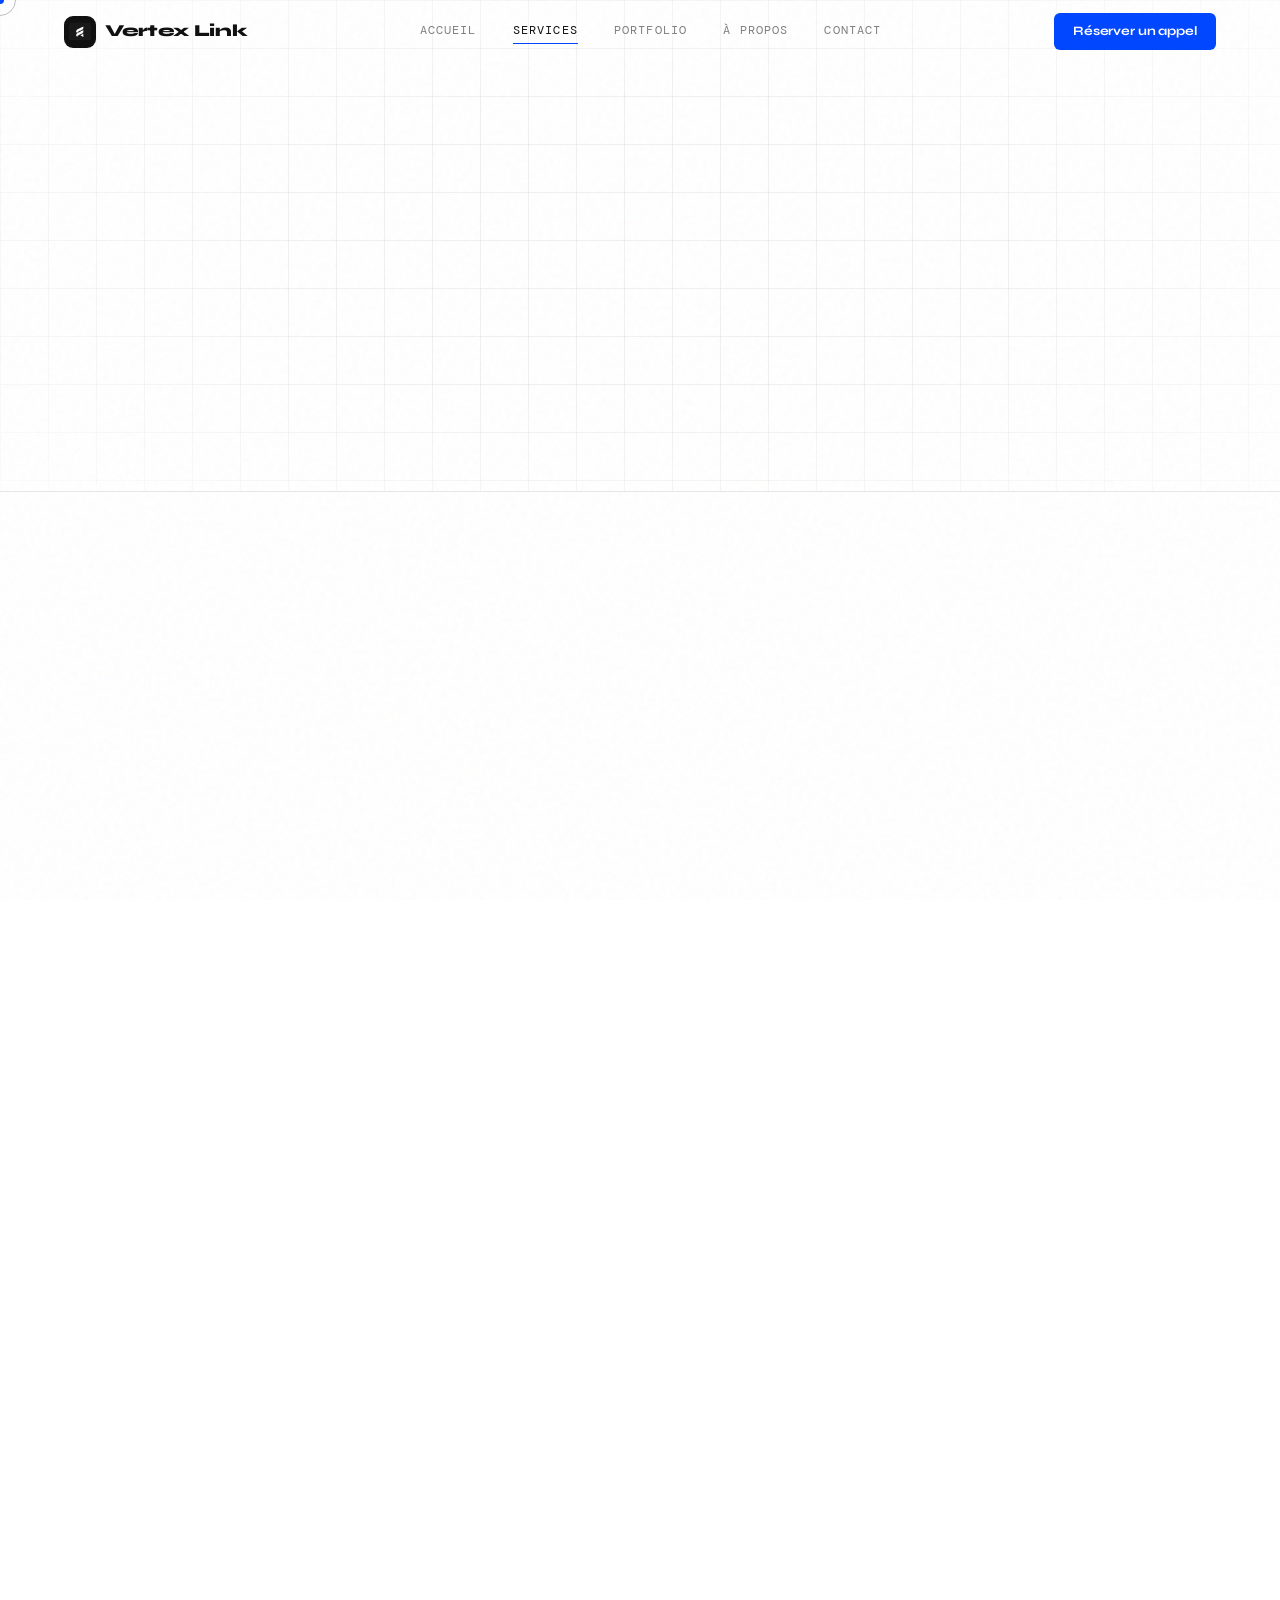
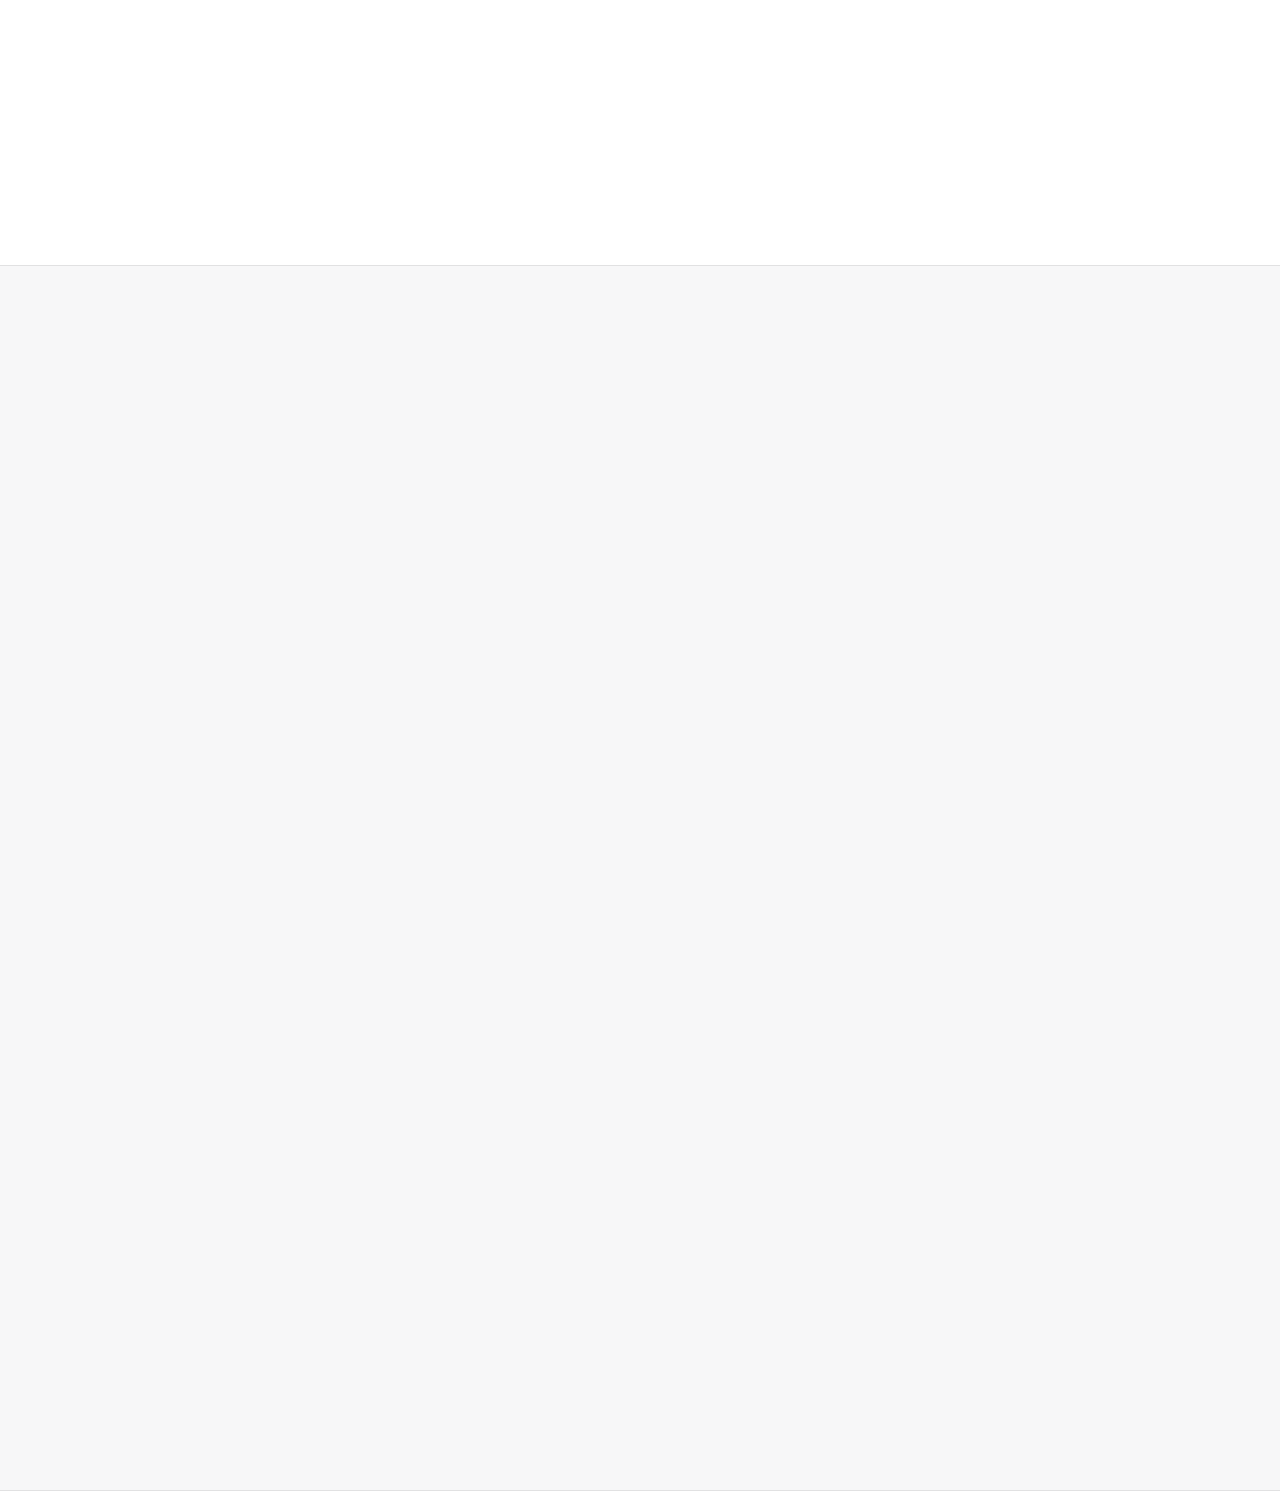
<file: services.html>
<!DOCTYPE html>
<html lang="fr">
<head>
<meta charset="UTF-8">
<meta name="viewport" content="width=device-width,initial-scale=1.0">
<meta name="description" content="Services Vertex Link — Sites vitrines, landing pages, audit SEO. Code sur mesure, Lighthouse 95+.">
<title>Services — Vertex Link</title>
<link rel="stylesheet" href="style.css">
<style>
/* ── PAGE HERO ── */
.page-hero{
  padding: calc(var(--nav-h) + clamp(3rem,8vw,6rem)) var(--pad) clamp(3rem,6vw,5rem);
  border-bottom: 1px solid var(--border);
  position: relative; overflow: hidden;
}
.page-hero::before{
  content:'';position:absolute;inset:0;
  background-image:
    linear-gradient(rgba(0,0,0,.055) 1px,transparent 1px),
    linear-gradient(90deg,rgba(0,0,0,.055) 1px,transparent 1px);
  background-size:48px 48px;
}
.page-hero::after{
  content:'';position:absolute;inset:0;
  background:radial-gradient(ellipse 70% 80% at 50% 50%,transparent 40%,rgba(255,255,255,.9) 100%);
}
.page-hero__inner{ max-width:var(--max);margin:0 auto;position:relative;z-index:1; }
.page-hero__num{
  font-family:var(--f-m);font-size:.68rem;letter-spacing:.14em;
  text-transform:uppercase;color:var(--acc);margin-bottom:.75rem;display:block;
}
.page-hero__h1{
  font-family:var(--f-d);font-weight:800;
  font-size:clamp(2.4rem,5vw,4.5rem);
  letter-spacing:-.045em;line-height:1.02;
  color:var(--white);margin-bottom:1.25rem;
}
.page-hero__h1 em{ font-style:normal;color:var(--acc); }
.page-hero__p{
  font-family:var(--f-m);font-size:.86rem;
  color:var(--muted);line-height:1.8;max-width:46ch;
}

/* ── OFFER ROWS ── */
.offer-row{
  display:grid;grid-template-columns:48px 1fr 160px;
  align-items:start;gap:2.5rem;
  padding:2.5rem 0;border-bottom:1px solid var(--border);
  position:relative;
  transition:background .2s;
}
.offer-row:hover{ background:rgba(255,255,255,.02); }
.offer-row:first-child{ border-top:1px solid var(--border); }
.offer-row::after{
  content:'';position:absolute;left:0;top:0;bottom:0;
  width:2px;background:var(--acc);
  transform:scaleY(0);transform-origin:bottom;
  transition:transform .35s var(--ease);
}
.offer-row:hover::after{ transform:scaleY(1); }

.offer-idx{
  font-family:var(--f-m);font-size:.72rem;
  color:var(--acc);letter-spacing:.06em;padding-top:.2rem;
}
.offer-name{
  font-family:var(--f-d);font-weight:800;
  font-size:1.35rem;letter-spacing:-.03em;
  color:var(--white);margin-bottom:.5rem;
}
.offer-desc{
  font-family:var(--f-m);font-size:.82rem;
  color:var(--muted);line-height:1.75;max-width:46ch;margin-bottom:1rem;
}
.offer-tags{ display:flex;flex-wrap:wrap;gap:.375rem;margin-bottom:1.25rem; }
.offer-price-col{ text-align:right; }
.offer-price{
  font-family:var(--f-d);font-weight:800;font-size:1.75rem;
  letter-spacing:-.04em;color:var(--acc);display:block;line-height:1;
}
.offer-note{
  font-family:var(--f-m);font-size:.68rem;
  color:var(--muted);margin-top:.3rem;display:block;
}

/* ── PRICING CARDS ── */
.pricing-grid{
  display:grid;grid-template-columns:repeat(3,1fr);gap:1.5rem;
  margin-top:3rem;
}
.pc{
  background:var(--bg-2);border:1px solid var(--border);
  border-radius:14px;padding:2rem;
  display:flex;flex-direction:column;position:relative;
  transition:border-color .25s,transform .3s var(--ease);
}
.pc:hover{ border-color:var(--border-m);transform:translateY(-3px); }
.pc--featured{
  border-color:var(--acc);
  background:var(--bg-3);
}
.pc--featured::before{
  content:'';position:absolute;top:0;left:0;right:0;height:2px;
  background:linear-gradient(90deg,var(--acc),var(--acc-lt));
  border-radius:14px 14px 0 0;
}
.pc-badge{
  position:absolute;top:1.25rem;right:1.25rem;
  font-family:var(--f-m);font-size:.6rem;letter-spacing:.06em;text-transform:uppercase;
  background:var(--white);color:var(--bg);
  padding:.2rem .625rem;border-radius:4px;
}
.pc-tier{
  font-family:var(--f-m);font-size:.68rem;letter-spacing:.1em;text-transform:uppercase;
  color:var(--acc);margin-bottom:.875rem;
}
.pc-price{
  font-family:var(--f-d);font-weight:800;
  font-size:clamp(1.8rem,3vw,2.5rem);
  letter-spacing:-.05em;line-height:1;color:var(--white);
  margin-bottom:.25rem;
}
.pc-period{
  font-family:var(--f-m);font-size:.68rem;
  color:var(--muted);margin-bottom:1.75rem;
}
.pc-list{
  list-style:none;border-top:1px solid var(--border);
  padding-top:1.25rem;margin-bottom:1.75rem;
  display:flex;flex-direction:column;gap:0;flex:1;
}
.pc-list li{
  display:flex;align-items:flex-start;gap:.625rem;
  font-family:var(--f-m);font-size:.78rem;color:var(--muted);
  padding:.6rem 0;border-bottom:1px solid var(--border);line-height:1.5;
}
.pc-list li:last-child{ border-bottom:none; }
.pc-list li::before{
  content:'✓';color:var(--acc);font-weight:800;
  font-size:.72rem;flex-shrink:0;margin-top:1px;
}
.pc-list li strong{ color:var(--white);font-weight:700; }
.pc-btn{
  display:block;text-align:center;
  font-family:var(--f-d);font-weight:700;font-size:.82rem;
  padding:.75rem;border-radius:8px;
  border:1px solid var(--border-m);color:var(--muted);
  transition:background .2s,border-color .2s,color .2s;
}
.pc-btn:hover{ background:rgba(255,255,255,.06);color:var(--white);border-color:var(--acc); }
.pc--featured .pc-btn{
  background:var(--acc);border-color:var(--acc);color:var(--bg);font-weight:800;
}
.pc--featured .pc-btn:hover{ background:var(--acc-lt); }

/* ── INCLUS GRID ── */
.inclus-grid{
  display:grid;grid-template-columns:repeat(3,1fr);gap:1.5rem;
  margin-top:3rem;
}
.inclus-item{
  background:var(--bg-2);border:1px solid var(--border);
  border-radius:12px;padding:1.75rem;
  transition:border-color .25s,transform .25s var(--ease);
}
.inclus-item:hover{ border-color:var(--acc);transform:translateY(-2px); }
.inclus-icon{ font-size:1.4rem;margin-bottom:.875rem;display:block; }
.inclus-title{
  font-family:var(--f-d);font-weight:700;font-size:.95rem;
  letter-spacing:-.015em;color:var(--white);margin-bottom:.375rem;
}
.inclus-desc{ font-family:var(--f-m);font-size:.78rem;color:var(--muted);line-height:1.7; }

@media(max-width:900px){
  .offer-row{ grid-template-columns:1fr; }
  .offer-price-col{ text-align:left; }
  .pricing-grid{ grid-template-columns:1fr;max-width:440px; }
  .inclus-grid{ grid-template-columns:1fr 1fr; }
}
@media(max-width:540px){
  .inclus-grid{ grid-template-columns:1fr; }
}
</style>
</head>
<body>
<div id="vl-cursor"></div><div id="vl-ring"></div><div id="vl-prog"></div>

<header class="nav">
  <div class="nav__inner">
    <a href="index.html" class="nav__logo">
      <img src="logo.png" alt="VL" style="width:32px;height:32px;object-fit:contain;background:#111111;border-radius:9px;padding:5px;">
      <span style="font-family:var(--f-d);font-weight:800;font-size:1.05rem;letter-spacing:-.02em;color:#111111">Vertex Link</span>
    </a>
    <nav class="nav__links">
      <a href="index.html" class="nav__link">Accueil</a>
      <a href="services.html" class="nav__link active">Services</a>
      <a href="portfolio.html" class="nav__link">Portfolio</a>
      <a href="a-propos.html" class="nav__link">À propos</a>
      <a href="contact.html" class="nav__link">Contact</a>
    </nav>
    <a href="contact.html" class="nav__cta">Réserver un appel</a>
    <button class="nav__burger"><span></span><span></span><span></span></button>
  </div>
</header>
<nav class="mobile-nav">
  <a href="index.html">Accueil</a>
  <a href="services.html" class="active">Services</a>
  <a href="portfolio.html">Portfolio</a>
  <a href="a-propos.html">À propos</a>
  <a href="contact.html">Contact</a>
  <a href="contact.html" class="m-cta">Réserver un appel →</a>
</nav>

<main>

<!-- Hero -->
<div class="page-hero">
  <div class="page-hero__inner">
    <span class="page-hero__num" data-r>Services</span>
    <h1 class="page-hero__h1" data-r data-d="1">Trois offres.<br><em>Un seul niveau.</em></h1>
    <p class="page-hero__p" data-r data-d="2">Code sur mesure, zéro template, zéro WordPress. Design exclusif livré en 14 jours, Lighthouse 95+ garanti sur chaque projet.</p>
  </div>
</div>

<!-- Offres -->
<section class="section">
  <div class="section__inner">
    <p class="eyebrow" data-r>Ce qu'on construit</p>
    <h2 class="h2" data-r data-d="1">Nos <em>prestations.</em></h2>

    <div style="margin-top:3rem">
      <div class="offer-row" data-r>
        <span class="offer-idx">01</span>
        <div>
          <div class="offer-name">Site Vitrine <span class="tag" style="font-size:.6rem;vertical-align:middle;margin-left:.4rem">Le plus populaire</span></div>
          <p class="offer-desc">Votre présence digitale codée à la main. Design exclusif, SEO avancé, blog, formulaire, WhatsApp — tout ce qu'il faut pour convertir dès le premier jour.</p>
          <div class="offer-tags">
            <span class="tag">Jusqu'à 6 pages</span>
            <span class="tag">Design unique</span>
            <span class="tag">SEO + Schema.org</span>
            <span class="tag">Blog intégré</span>
            <span class="tag">Formulaire + WhatsApp</span>
            <span class="tag">Analytics</span>
            <span class="tag">Hébergement inclus</span>
            <span class="tag">Support 4 mois</span>
            <span class="tag">14 jours</span>
          </div>
          <a href="contact.html" class="btn btn--acc" style="font-size:.78rem;padding:.55rem 1.1rem">Démarrer <span class="arr">→</span></a>
        </div>
        <div class="offer-price-col">
          <span class="offer-price">À partir de<br><span style="font-size:1.75rem">397 €</span></span>
          <span class="offer-note">Paiement 2× · Tout inclus</span>
        </div>
      </div>

      <div class="offer-row" data-r data-d="1">
        <span class="offer-idx">02</span>
        <div>
          <div class="offer-name">Landing Page</div>
          <p class="offer-desc">Une page, un objectif, un résultat. Copywriting inclus, structure de conversion optimisée, Pixel Meta, Analytics — prête à recevoir vos premières visites.</p>
          <div class="offer-tags">
            <span class="tag">1 page haute conversion</span>
            <span class="tag">Copywriting inclus</span>
            <span class="tag">Pixel Meta</span>
            <span class="tag">Analytics</span>
            <span class="tag">Formulaire + WhatsApp</span>
            <span class="tag">SEO on-page</span>
            <span class="tag">Hébergement inclus</span>
            <span class="tag">Support 2 mois</span>
            <span class="tag">7 jours</span>
          </div>
          <a href="contact.html" class="btn btn--acc" style="font-size:.78rem;padding:.55rem 1.1rem">Démarrer <span class="arr">→</span></a>
        </div>
        <div class="offer-price-col">
          <span class="offer-price">À partir de<br><span style="font-size:1.75rem">500 €</span></span>
          <span class="offer-note">Paiement 2× · Tout inclus</span>
        </div>
      </div>

      <div class="offer-row" data-r data-d="2" style="border-bottom:none">
        <span class="offer-idx">03</span>
        <div>
          <div class="offer-name">Audit & SEO</div>
          <p class="offer-desc">Votre site sous-performe ? Audit Lighthouse complet, Core Web Vitals, plan d'action et implémentation.</p>
          <div class="offer-tags">
            <span class="tag">Rapport Lighthouse</span>
            <span class="tag">Core Web Vitals</span>
            <span class="tag">Analyse UX</span>
            <span class="tag tag--n">Devis gratuit</span>
          </div>
          <a href="contact.html" class="btn btn--ghost" style="font-size:.78rem;padding:.55rem 1.1rem">Demander un devis <span class="arr">→</span></a>
        </div>
        <div class="offer-price-col">
          <span class="offer-price" style="font-size:1.25rem">Sur devis</span>
          <span class="offer-note">Réponse 24h</span>
        </div>
      </div>
    </div>
  </div>
</section>

<!-- Pricing cards -->
<section class="section" style="background:var(--bg-2);border-top:1px solid var(--border);border-bottom:1px solid var(--border)">
  <div class="section__inner">
    <p class="eyebrow" data-r>Tarifs clairs</p>
    <h2 class="h2" data-r data-d="1">Choisissez votre <em>forfait.</em></h2>
    <p class="lead" data-r data-d="2">Tout est inclus. Aucun frais caché, aucune mauvaise surprise à la livraison.</p>
    <div class="pricing-grid">

      <!-- Pack Starter -->
      <div class="pc" data-r>
        <div class="pc-tier">Starter</div>
        <div class="pc-price">
          <span style="font-size:.82rem;font-weight:400;opacity:.4;display:block;margin-bottom:.15rem">à partir de</span>
          397 €
        </div>
        <div class="pc-period">Paiement 2× sans frais</div>
        <div style="font-family:var(--f-m);font-size:.72rem;color:var(--acc);margin-bottom:1.25rem;line-height:1.5">
          Idéal pour les petites entreprises ou entrepreneurs qui veulent un site simple et efficace.
        </div>
        <ul class="pc-list">
          <li>Site vitrine <strong>1 à 2 pages</strong></li>
          <li>Design moderne et responsive</li>
          <li>Formulaire de contact / CTA visible</li>
          <li>Optimisation SEO de base</li>
          <li>Hébergement inclus</li>
          <li>Domaine + DNS configuré</li>
          <li>Livraison <strong>7 jours</strong></li>
        </ul>
        <div style="font-family:var(--f-m);font-size:.72rem;color:var(--muted);padding:.75rem;background:rgba(255,255,255,.06);border:1px solid rgba(255,255,255,.15);border-radius:8px;margin-bottom:1.25rem">
          ✦ <strong style="color:var(--white)">Bonus</strong> — Support email 7 jours après livraison
        </div>
        <a href="contact.html" class="pc-btn">Démarrer →</a>
      </div>

      <!-- Pack Premium — featured -->
      <div class="pc pc--featured" data-r data-d="1">
        <div class="pc-badge">Le plus choisi</div>
        <div class="pc-tier">Premium</div>
        <div class="pc-price">
          <span style="font-size:.82rem;font-weight:400;opacity:.4;display:block;margin-bottom:.15rem">à partir de</span>
          500 €
        </div>
        <div class="pc-period">Paiement 2× sans frais</div>
        <div style="font-family:var(--f-m);font-size:.72rem;color:var(--acc);margin-bottom:1.25rem;line-height:1.5">
          Idéal pour les clients qui veulent un site plus travaillé et plus complet.
        </div>
        <ul class="pc-list">
          <li>Site <strong>3 à 5 pages</strong> / landing pages incluses</li>
          <li>Design premium + UX conversion</li>
          <li>Formulaire + newsletter + CTA optimisés</li>
          <li>SEO de base + conseils d'amélioration</li>
          <li>Google Analytics + Pixel Meta</li>
          <li>Hébergement inclus</li>
          <li>Domaine + DNS configuré</li>
          <li>Livraison <strong>10–14 jours</strong></li>
        </ul>
        <div style="font-family:var(--f-m);font-size:.72rem;color:var(--muted);padding:.75rem;background:rgba(255,255,255,.08);border:1px solid rgba(255,255,255,.2);border-radius:8px;margin-bottom:1.25rem">
          ✦ <strong style="color:var(--white)">Bonus</strong> — 14 jours de support post-livraison
        </div>
        <a href="contact.html" class="pc-btn">Démarrer →</a>
      </div>

      <!-- Pack Sur-Mesure -->
      <div class="pc" data-r data-d="2">
        <div class="pc-tier">Sur-Mesure</div>
        <div class="pc-price" style="font-size:1.35rem;line-height:1.3">
          <span style="font-size:.82rem;font-weight:400;opacity:.4;display:block;margin-bottom:.15rem">devis gratuit</span>
          À discuter
        </div>
        <div class="pc-period">Réponse sous 24h</div>
        <div style="font-family:var(--f-m);font-size:.72rem;color:var(--acc);margin-bottom:1.25rem;line-height:1.5">
          Idéal pour les entreprises qui veulent un site totalement adapté à leurs besoins.
        </div>
        <ul class="pc-list">
          <li><strong>5+ pages</strong> selon projet</li>
          <li>Design entièrement personnalisé</li>
          <li>UX/UI optimisée conversion avancée</li>
          <li>SEO + intégration outils / analytics</li>
          <li>Hébergement inclus</li>
          <li>Domaine + DNS configuré</li>
          <li>Livraison variable selon projet</li>
        </ul>
        <div style="font-family:var(--f-m);font-size:.72rem;color:var(--muted);padding:.75rem;background:rgba(255,255,255,.04);border:1px solid var(--border);border-radius:8px;margin-bottom:1.25rem">
          ✦ <strong style="color:var(--white)">Bonus</strong> — 1 mois de support + formation gestion du site
        </div>
        <a href="contact.html" class="pc-btn">Demander un devis →</a>
      </div>

    </div>
</file>
<file: style.css>
/* ============================================================
   VERTEX LINK — Design System v4
   Dark · Orange Ambre · Swiss Editorial
   ============================================================ */

@import url('https://fonts.googleapis.com/css2?family=Syne:wght@400;600;700;800&family=DM+Mono:wght@300;400&display=swap');

*, *::before, *::after { margin: 0; padding: 0; box-sizing: border-box; }
html { scroll-behavior: smooth; }
img, svg { display: block; max-width: 100%; }
a { text-decoration: none; color: inherit; }
ul, ol { list-style: none; }
button { cursor: none; border: none; background: none; font: inherit; }
input, textarea, select { font: inherit; }

/* ── Tokens ── */
:root {
  /* Fond principal : très sombre mais pas noir pur */
  --bg:       #FFFFFF;
  --bg-2:     #F7F7F8;
  --bg-3:     #EFEFEF;
  --border:   rgba(0,0,0,.09);
  --border-m: rgba(0,0,0,.15);

  /* Textes */
  --white:    #111111;
  --muted:    rgba(0,0,0,.5);
  --faint:    rgba(0,0,0,.28);

  /* Accent — Orange ambre chaud, original, pas de bleu */
  --acc:      #0047FF;   /* orange brûlé */
  --acc-lt:   #3D6FFF;   /* clair */
  --acc-dim:  rgba(0,71,255,.08);
  --acc-glow: rgba(0,71,255,.15);

  /* Typo */
  --f-d: 'Syne', sans-serif;
  --f-m: 'DM Mono', monospace;

  /* Spacing */
  --nav-h:  64px;
  --pad:    clamp(1.25rem, 5vw, 5rem);
  --max:    1240px;
  --ease:   cubic-bezier(.16,1,.3,1);
}

/* ── Base ── */
body {
  font-family: var(--f-d);
  background: var(--bg);
  color: var(--white);
  -webkit-font-smoothing: antialiased;
  -moz-osx-font-smoothing: grayscale;
  overflow-x: hidden;
  line-height: 1.6;
}

/* Grain discret */
body::before {
  content: '';
  position: fixed; inset: 0;
  background-image: url("data:image/svg+xml,%3Csvg viewBox='0 0 200 200' xmlns='http://www.w3.org/2000/svg'%3E%3Cfilter id='n'%3E%3CfeTurbulence type='fractalNoise' baseFrequency='0.85' numOctaves='4' stitchTiles='stitch'/%3E%3C/filter%3E%3Crect width='100%25' height='100%25' filter='url(%23n)' opacity='0.038'/%3E%3C/svg%3E");
  pointer-events: none; z-index: 9998; mix-blend-mode: multiply;
}

/* ── Cursor ── */
* { cursor: none !important; }
#vl-cursor {
  position: fixed; width: 8px; height: 8px;
  background: #0047FF; border-radius: 50%;
  pointer-events: none; z-index: 99999;
  transform: translate(-50%,-50%);
  transition: width .2s, height .2s, background .2s;
}
#vl-ring {
  position: fixed; width: 32px; height: 32px;
  border: 1px solid rgba(0,0,0,.25);
  border-radius: 50%; pointer-events: none; z-index: 99998;
  transform: translate(-50%,-50%);
  transition: width .3s var(--ease), height .3s var(--ease);
}
#vl-cursor.h { width: 5px; height: 5px; background: var(--white); }
#vl-ring.h   { width: 44px; height: 44px; border-color: #0047FF; }

/* Progress bar */
#vl-prog {
  position: fixed; top: 0; left: 0; height: 1.5px; width: 0%;
  background: linear-gradient(90deg, #0047FF, #3D6FFF);
  z-index: 10000; transition: width .1s linear;
}

/* ── NAV ── */
.nav {
  position: fixed; top: 0; left: 0; right: 0;
  height: var(--nav-h);
  display: flex; align-items: center;
  padding: 0 var(--pad);
  z-index: 1000;
  transition: background .3s, border-color .3s;
  border-bottom: 1px solid transparent;
}
.nav.scrolled {
  background: rgba(255,255,255,.92);
  backdrop-filter: blur(20px);
  border-color: var(--border);
}
.nav__inner {
  max-width: var(--max); width: 100%; margin: 0 auto;
  display: flex; align-items: center; justify-content: space-between;
}

/* Logo */
.nav__logo {
  display: flex; align-items: center; gap: 9px;
}
.nav__logo-img { flex-shrink: 0; }
.nav__logo-txt {
  font-family: var(--f-d); font-weight: 800;
  font-size: 1.05rem; letter-spacing: -.02em;
  color: #111111;
}
.nav__logo-txt b { font-weight: 800; color: #111111; }

/* Links */
.nav__links {
  display: flex; align-items: center; gap: 2.25rem;
}
.nav__link {
  font-family: var(--f-m); font-size: .72rem;
  letter-spacing: .1em; text-transform: uppercase;
  color: var(--muted);
  transition: color .2s;
  position: relative;
}
.nav__link::after {
  content: ''; position: absolute; bottom: -3px; left: 0;
  width: 0; height: 1px; background: var(--acc);
  transition: width .3s var(--ease);
}
.nav__link:hover, .nav__link.active { color: var(--white); }
.nav__link:hover::after, .nav__link.active::after { width: 100%; }

/* CTA nav */
.nav__cta {
  font-family: var(--f-d); font-weight: 700;
  font-size: .8rem; letter-spacing: -.01em;
  color: #FFFFFF; background: #0047FF;
  padding: .5rem 1.2rem; border-radius: 6px;
  transition: background .2s, transform .25s var(--ease);
}
.nav__cta:hover { background: #0047FF; transform: translateY(-2px); box-shadow: 0 4px 20px rgba(0,71,255,.35); }

/* Burger */
.nav__burger { display: none; flex-direction: column; gap: 5px; padding: 4px; }
.nav__burger span { display: block; width: 20px; height: 1.5px; background: var(--white); transition: transform .3s, opacity .3s; }
.nav__burger.open span:nth-child(1) { transform: translateY(6.5px) rotate(45deg); }
.nav__burger.open span:nth-child(2) { opacity: 0; }
.nav__burger.open span:nth-child(3) { transform: translateY(-6.5px) rotate(-45deg); }

/* Mobile nav */
.mobile-nav {
  display: none; position: fixed;
  top: var(--nav-h); left: 0; right: 0;
  background: #F7F7F8;
  border-bottom: 1px solid var(--border);
  padding: 1.5rem var(--pad) 2rem;
  flex-direction: column; gap: .25rem;
  z-index: 999;
}
.mobile-nav.open { display: flex; }
.mobile-nav a {
  font-family: var(--f-d); font-weight: 700;
  font-size: 1.1rem; letter-spacing: -.02em;
  color: var(--muted); padding: .75rem 0;
  border-bottom: 1px solid var(--border);
  transition: color .2s;
}
.mobile-nav a:hover, .mobile-nav a.active { color: var(--white); }
.mobile-nav a:last-child { border: none; }
.mobile-nav .m-cta { color: var(--acc) !important; }

/* ── SECTION ── */
.section {
  padding: clamp(5rem,10vw,9rem) var(--pad);
  position: relative;
}
.section__inner { max-width: var(--max); margin: 0 auto; }

/* Eyebrow */
.eyebrow {
  font-family: var(--f-m); font-size: .66rem;
  letter-spacing: .14em; text-transform: uppercase;
  color: var(--acc);
  display: flex; align-items: center; gap: .625rem;
  margin-bottom: 1rem;
}
.eyebrow::before {
  content: ''; display: block;
  width: 18px; height: 1px; background: var(--acc);
}

/* Heading */
.h2 {
  font-family: var(--f-d); font-weight: 800;
  font-size: clamp(1.75rem, 3.8vw, 3.2rem);
  letter-spacing: -.04em; line-height: 1.04;
  color: var(--white); margin-bottom: 1.5rem;
}
.h2 em { font-style: normal; color: var(--acc); }

/* Lead */
.lead {
  font-family: var(--f-m); font-size: .86rem;
  color: var(--muted); line-height: 1.8;
  max-width: 44ch;
}

/* ── + REPÈRES ── */
.plus-mark {
  position: absolute; width: 11px; height: 11px;
  pointer-events: none;
}
.plus-mark::before, .plus-mark::after {
  content: ''; position: absolute; background: rgba(255,255,255,.18);
}
.plus-mark::before { width: 1px; height: 100%; left: 50%; transform: translateX(-50%); }
.plus-mark::after  { height: 1px; width: 100%; top: 50%; transform: translateY(-50%); }
.plus-mark.acc::before, .plus-mark.acc::after { background: rgba(255,255,255,.4); }

/* ── BUTTONS ── */
.btn {
  display: inline-flex; align-items: center; gap: .55rem;
  font-family: var(--f-d); font-weight: 700;
  font-size: .875rem; letter-spacing: -.01em;
  padding: .8rem 1.75rem; border-radius: 100px;
  position: relative; overflow: hidden;
  transition: transform .3s cubic-bezier(.16,1,.3,1), box-shadow .3s, background .2s, color .2s;
  cursor: pointer;
}
.btn:hover { transform: translateY(-2px); }
.btn .arr { transition: transform .3s cubic-bezier(.16,1,.3,1); display: inline-block; }
.btn:hover .arr { transform: translateX(5px); }

/* Shimmer au hover */
.btn::after {
  content: '';
  position: absolute; top: 0; left: -100%;
  width: 60%; height: 100%;
  background: linear-gradient(90deg, transparent, rgba(255,255,255,.18), transparent);
  transition: left .5s ease;
  pointer-events: none;
}
.btn:hover::after { left: 150%; }

.btn--acc {
  background: #0047FF; color: #FFFFFF;
  box-shadow: 0 2px 0 #0035BB, 0 4px 24px rgba(0,71,255,.25);
}
.btn--acc:hover {
  box-shadow: 0 2px 0 #0035BB, 0 8px 40px rgba(0,71,255,.4);
  background: #0052FF;
}
.btn--acc:active { transform: translateY(1px); box-shadow: 0 1px 0 #0035BB; }

.btn--ghost {
  background: transparent; color: #111111;
  border: 1.5px solid rgba(0,0,0,.18);
}
.btn--ghost:hover {
  border-color: #111111;
  background: rgba(0,0,0,.04);
  box-shadow: 0 4px 16px rgba(0,0,0,.08);
}
.btn--ghost::after { background: linear-gradient(90deg, transparent, rgba(0,0,0,.04), transparent); }

.btn--wt { background: var(--white); color: var(--bg); }
.btn--wt:hover { background: #f0f0f0; }

/* ── TAG ── */
.tag {
  display: inline-block;
  font-family: var(--f-m); font-size: .72rem; letter-spacing: .04em;
  color: var(--acc); background: var(--acc-dim);
  padding: .22rem .625rem; border-radius: 4px;
}
.tag--n { color: var(--muted); background: rgba(255,255,255,.06); }

/* ── DIVIDER ── */
hr.div { border: none; border-top: 1px solid var(--border); margin: 0; }

/* ── SCROLL REVEAL ── */
[data-r] {
  opacity: 0; transform: translateY(20px);
  transition: opacity .65s var(--ease), transform .65s var(--ease);
}
[data-r].on { opacity: 1; transform: none; }
[data-r][data-d="1"] { transition-delay: .08s; }
[data-r][data-d="2"] { transition-delay: .16s; }
[data-r][data-d="3"] { transition-delay: .24s; }
[data-r][data-d="4"] { transition-delay: .32s; }
[data-r][data-d="5"] { transition-delay: .40s; }

/* ── SCORE BAR ── */
.score-row { display: flex; align-items: center; gap: .75rem; margin-bottom: .625rem; }
.score-lbl { font-family: var(--f-m); font-size: .7rem; color: var(--muted); width: 86px; flex-shrink: 0; }
.score-track { flex: 1; height: 2px; background: var(--bg-3); border-radius: 2px; overflow: hidden; }
.score-fill { height: 100%; width: 0; background: #0047FF; transition: width 1.1s var(--ease); }
.score-val { font-family: var(--f-m); font-size: .65rem; color: var(--acc); min-width: 2rem; text-align: right; }

/* ── MARQUEE ── */
.marquee { overflow: hidden; padding: .8rem 0; border-top: 1px solid var(--border); border-bottom: 1px solid var(--border); }
.marquee-track { display: flex; width: max-content; animation: mqrun 28s linear infinite; }
.marquee-item {
  display: flex; align-items: center; gap: .75rem;
  padding: 0 1.5rem;
  font-family: var(--f-m); font-size: .72rem;
  letter-spacing: .1em; text-transform: uppercase;
  color: var(--faint); white-space: nowrap;
}
.marquee-dot { width: 3px; height: 3px; border-radius: 50%; background: #0047FF; opacity: .7; }
@keyframes mqrun { to { transform: translateX(-50%); } }

/* ── FOOTER ── */
.footer {
  background: #F7F7F8;
  border-top: 1px solid var(--border);
  padding: clamp(4rem,8vw,7rem) var(--pad) 2.5rem;
}
.footer__inner { max-width: var(--max); margin: 0 auto; }
.footer__top {
  display: grid; grid-template-columns: 1.5fr 1fr 1fr 1.2fr;
  gap: 3rem; padding-bottom: 3.5rem;
  border-bottom: 1px solid var(--border); margin-bottom: 2rem;
}
.footer__logo {
  display: flex; align-items: center; gap: 9px;
  font-family: var(--f-d); font-weight: 800;
  font-size: 1rem; letter-spacing: -.02em;
  color: var(--white); margin-bottom: .875rem;
}
.footer__desc { font-family: var(--f-m); font-size: .78rem; color: var(--faint); line-height: 1.7; max-width: 26ch; }
.footer__col-title { font-family: var(--f-d); font-weight: 700; font-size: .8rem; color: var(--white); letter-spacing: -.01em; margin-bottom: 1rem; }
.footer__col ul { display: flex; flex-direction: column; gap: .625rem; }
.footer__col a { font-family: var(--f-m); font-size: .72rem; color: var(--faint); transition: color .2s; }
.footer__col a:hover { color: var(--acc); }
.footer__bottom { display: flex; align-items: center; justify-content: space-between; flex-wrap: wrap; gap: 1rem; }
.footer__copy { font-family: var(--f-m); font-size: .72rem; color: var(--faint); letter-spacing: .04em; }
.footer__social { display: flex; gap: 1.5rem; }
.footer__social a { font-family: var(--f-m); font-size: .72rem; color: var(--faint); transition: color .2s; }
.footer__social a:hover { color: var(--acc); }

/* ── RESPONSIVE ── */
@media (max-width: 1024px) { :root { --pad: 2rem; } }
@media (max-width: 768px) {
  .nav__links, .nav__cta { display: none; }
  .nav__burger { display: flex; }
  .footer__top { grid-template-columns: 1fr 1fr; gap: 2rem; }
}
@media (max-width: 480px) {
  .footer__top { grid-template-columns: 1fr; }
}
</file>
